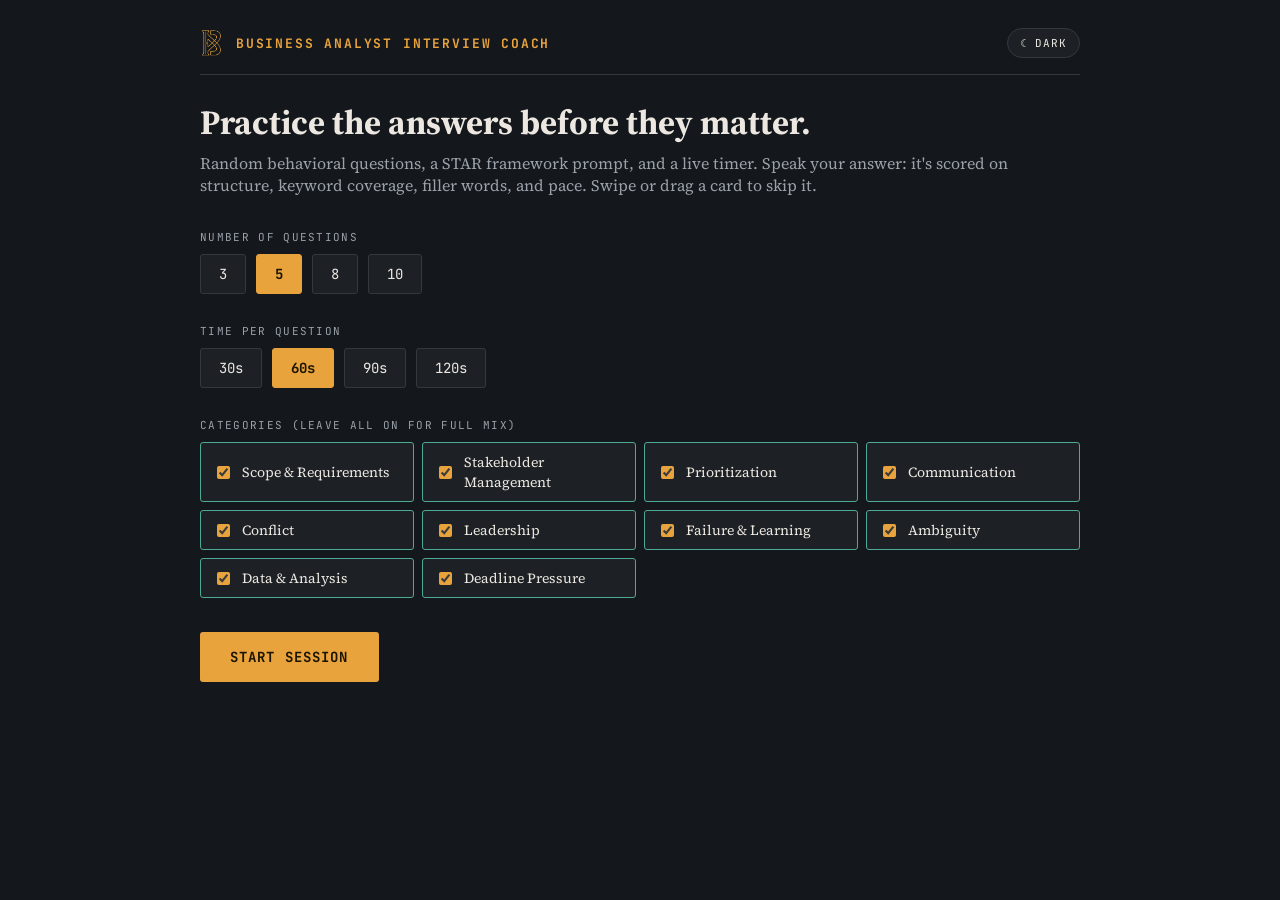
<file: business_analyst_interview_coach/index.html>
<!DOCTYPE html>
<html lang="en" data-theme="dark">
<head>
<meta charset="UTF-8">
<meta name="viewport" content="width=device-width, initial-scale=1.0">
<title>Business Analyst Interview Coach</title>
<link rel="preconnect" href="https://fonts.googleapis.com">
<link href="https://fonts.googleapis.com/css2?family=JetBrains+Mono:wght@400;500;700&family=Source+Serif+4:opsz,wght@8..60,400;8..60,600;8..60,700&display=swap" rel="stylesheet">
<style>
:root{
  --bg:#14171b;
  --panel:#1d2126;
  --panel-2:#262b32;
  --border:#33393f;
  --text:#ece8e1;
  --text-dim:#9aa1a9;
  --amber:#e8a33d;
  --amber-dim:#8a6528;
  --teal:#4fa997;
  --red:#d64545;
  --shadow:rgba(0,0,0,.45);
  --mono:'JetBrains Mono',monospace;
  --serif:'Source Serif 4',serif;
  --logo-svg:url('[data-uri]');
}
html[data-theme="light"]{
  --bg:#f5f3ee;
  --panel:#ffffff;
  --panel-2:#eeece4;
  --border:#dcd8ce;
  --text:#1c1f23;
  --text-dim:#6b7280;
  --amber:#c9821f;
  --amber-dim:#e4b672;
  --teal:#2f7c6e;
  --red:#b23a3a;
  --shadow:rgba(30,25,15,.12);
}
*{box-sizing:border-box;}
html,body{margin:0;padding:0;background:var(--bg);color:var(--text);font-family:var(--serif);transition:background .2s,color .2s;}
body{min-height:100vh;}
.app{max-width:920px;margin:0 auto;padding:28px 20px 80px;}

/* top bar */
.topbar{display:flex;align-items:center;justify-content:space-between;border-bottom:1px solid var(--border);padding-bottom:16px;margin-bottom:28px;gap:14px;}
.logo{font-family:var(--mono);font-weight:700;letter-spacing:.14em;font-size:13px;color:var(--amber);text-transform:uppercase;display:flex;align-items:center;gap:10px;}
.logo span{color:var(--text-dim);}
.logo-mark{width:26px;height:30px;flex:0 0 auto;background-color:var(--amber);-webkit-mask-image:var(--logo-svg);mask-image:var(--logo-svg);-webkit-mask-size:contain;mask-size:contain;-webkit-mask-repeat:no-repeat;mask-repeat:no-repeat;-webkit-mask-position:center;mask-position:center;}
.topbar-right{display:flex;align-items:center;gap:16px;}
.progress-dots{display:flex;gap:6px;}
.dot{width:7px;height:7px;border-radius:50%;background:var(--panel-2);border:1px solid var(--border);}
.dot.done{background:var(--teal);border-color:var(--teal);}
.dot.current{background:var(--amber);border-color:var(--amber);}
.theme-toggle{font-family:var(--mono);font-size:11px;letter-spacing:.08em;text-transform:uppercase;background:var(--panel);border:1px solid var(--border);color:var(--text);padding:7px 12px;border-radius:20px;cursor:pointer;display:flex;align-items:center;gap:6px;}
.theme-toggle:hover{border-color:var(--amber-dim);}

/* screens */
.screen{display:none;}
.screen.active{display:block;}

/* setup */
h1{font-family:var(--serif);font-weight:700;font-size:34px;line-height:1.15;margin:0 0 10px;}
.sub{color:var(--text-dim);font-size:16px;margin:0 0 34px;max-width:156ch;}
.field-label{font-family:var(--mono);font-size:11px;letter-spacing:.12em;text-transform:uppercase;color:var(--text-dim);margin:0 0 10px;}
.pill-row{display:flex;flex-wrap:wrap;gap:10px;margin-bottom:30px;}
.pill{font-family:var(--mono);font-size:14px;padding:10px 18px;border-radius:3px;border:1px solid var(--border);background:var(--panel);color:var(--text);cursor:pointer;transition:.15s;}
.pill:hover{border-color:var(--amber-dim);}
.pill.active{background:var(--amber);color:#1a1400;border-color:var(--amber);font-weight:700;}
.cat-grid{display:grid;grid-template-columns:repeat(auto-fill,minmax(200px,1fr));gap:8px;margin-bottom:34px;}
.cat-check{display:flex;align-items:center;gap:9px;font-size:14px;padding:9px 12px;border:1px solid var(--border);border-radius:3px;background:var(--panel);cursor:pointer;}
.cat-check input{accent-color:var(--amber);}
.cat-check.on{border-color:var(--teal);}
.start-btn{font-family:var(--mono);font-weight:700;letter-spacing:.08em;text-transform:uppercase;font-size:14px;background:var(--amber);color:#1a1400;border:none;padding:16px 30px;border-radius:3px;cursor:pointer;}
.start-btn:disabled{opacity:.35;cursor:not-allowed;}
.start-btn:hover:not(:disabled){background:#f2b358;}
.warn{font-family:var(--mono);font-size:12px;color:var(--red);margin-top:14px;max-width:52ch;}

/* card stack (tinder-style) */
.card-stack{position:relative;min-height:560px;}
.q-card{background:var(--panel);border:1px solid var(--border);border-radius:10px;box-shadow:0 14px 34px var(--shadow);}
.q-card.peek{position:absolute;inset:0;transform:scale(.95) translateY(16px);opacity:.5;z-index:1;pointer-events:none;padding:34px 30px;}
.q-card.current{position:relative;z-index:2;padding:0;user-select:none;}
.q-card.current.dragging{transition:none;}
.q-card.current.animate{transition:transform .32s cubic-bezier(.2,.7,.3,1),opacity .32s;}
.q-card.current.enter{animation:cardEnter .28s ease-out;}
@keyframes cardEnter{from{opacity:0;transform:translateY(14px) scale(.97);}to{opacity:1;transform:none;}}
.drag-handle{font-family:var(--mono);font-size:10px;letter-spacing:.14em;text-transform:uppercase;color:var(--text-dim);text-align:center;padding:10px 0 4px;cursor:grab;touch-action:none;}
.drag-handle:active{cursor:grabbing;}
.card-inner{padding:8px 30px 26px;}
.peek .cat-tag{opacity:.8;}
.peek .question-text{font-size:20px;margin:0;}

.cat-tag{font-family:var(--mono);font-size:11px;letter-spacing:.12em;text-transform:uppercase;color:var(--teal);margin-bottom:14px;}
.question-text{font-family:var(--serif);font-size:26px;line-height:1.35;font-weight:600;margin:0 0 26px;}
.timer-wrap{display:flex;align-items:center;gap:26px;margin-bottom:22px;}
.ring-box{position:relative;width:96px;height:96px;flex:0 0 auto;}
.ring-box svg{transform:rotate(-90deg);}
.ring-bg{fill:none;stroke:var(--panel-2);stroke-width:6;}
.ring-fg{fill:none;stroke:var(--amber);stroke-width:6;stroke-linecap:round;transition:stroke-dashoffset .3s linear;}
.ring-time{position:absolute;inset:0;display:flex;align-items:center;justify-content:center;font-family:var(--mono);font-size:19px;font-weight:700;}
.mic-status{display:flex;flex-direction:column;gap:8px;flex:1;}
.rec-row{display:flex;align-items:center;gap:9px;font-family:var(--mono);font-size:12px;letter-spacing:.08em;text-transform:uppercase;color:var(--text-dim);}
.rec-dot{width:9px;height:9px;border-radius:50%;background:var(--border);}
.rec-dot.live{background:var(--red);animation:pulse 1.1s infinite;}
@keyframes pulse{0%,100%{opacity:1;}50%{opacity:.3;}}
.vu{display:flex;align-items:flex-end;gap:3px;height:34px;}
.vu-bar{width:5px;background:var(--teal);border-radius:1px;height:3px;transition:height .07s ease-out;}

.transcript-box{width:100%;background:var(--bg);border:1px solid var(--border);border-radius:4px;padding:16px 18px;min-height:90px;font-size:15px;line-height:1.6;color:var(--text-dim);margin-bottom:8px;font-family:var(--serif);resize:vertical;}
.transcript-box.editable{color:var(--text);border-color:var(--amber-dim);background:var(--panel);}
.transcript-box:focus{outline:none;border-color:var(--amber);}
.transcript-hint{font-family:var(--mono);font-size:11px;color:var(--text-dim);margin:0 0 16px;display:none;}
.transcript-hint.show{display:block;}
.controls-row{display:flex;gap:12px;flex-wrap:wrap;}
.btn{font-family:var(--mono);font-weight:700;letter-spacing:.06em;text-transform:uppercase;font-size:13px;padding:13px 22px;border-radius:3px;cursor:pointer;border:1px solid var(--border);background:var(--panel-2);color:var(--text);}
.btn.primary{background:var(--amber);color:#1a1400;border-color:var(--amber);}
.btn.stop{background:var(--red);color:#fff;border-color:var(--red);}
.btn:disabled{opacity:.35;cursor:not-allowed;}

.star-strip{display:flex;gap:1px;margin-top:26px;border:1px solid var(--border);border-radius:4px;overflow:hidden;}
.star-cell{flex:1;padding:10px 8px;background:var(--panel-2);text-align:center;}
.star-cell .letter{font-family:var(--mono);font-weight:700;font-size:13px;color:var(--amber);}
.star-cell .word{font-size:11px;color:var(--text-dim);display:block;margin-top:2px;}

/* results per-question + summary */
.result-card{background:var(--panel);border:1px solid var(--border);border-radius:6px;padding:24px 26px;margin-bottom:16px;}
.result-card h3{margin:0 0 4px;font-size:18px;font-family:var(--serif);}
.result-card .cat-tag{margin-bottom:0;}
.result-head{display:flex;justify-content:space-between;align-items:flex-start;gap:14px;flex-wrap:wrap;}
.metric-row{display:flex;flex-wrap:wrap;gap:22px;margin:16px 0;}
.metric{font-family:var(--mono);}
.metric .num{font-size:22px;font-weight:700;}
.metric .lbl{font-size:10px;letter-spacing:.1em;text-transform:uppercase;color:var(--text-dim);display:block;margin-top:2px;}
.metric.good .num{color:var(--teal);}
.metric.bad .num{color:var(--red);}
.metric.mid .num{color:var(--amber);}
.star-check-row{display:flex;gap:8px;flex-wrap:wrap;margin:14px 0;}
.star-chip{font-family:var(--mono);font-size:11px;padding:5px 10px;border-radius:20px;border:1px solid var(--border);}
.star-chip.hit{border-color:var(--teal);color:var(--teal);}
.star-chip.miss{border-color:var(--red);color:var(--red);}
.kw-line{font-size:13px;color:var(--text-dim);margin-top:10px;}
.kw-line b{color:var(--text);}
.kw-hit{color:var(--teal);}
.transcript-final{font-size:14px;color:var(--text-dim);border-top:1px solid var(--border);margin-top:16px;padding-top:14px;line-height:1.6;}
.redo-chip{font-family:var(--mono);font-size:11px;letter-spacing:.06em;text-transform:uppercase;padding:8px 14px;border-radius:3px;border:1px solid var(--border);background:var(--panel-2);color:var(--text);cursor:pointer;white-space:nowrap;}
.redo-chip:hover{border-color:var(--amber);color:var(--amber);}

.summary-head{margin-bottom:22px;}
.summary-metrics{display:grid;grid-template-columns:repeat(auto-fit,minmax(150px,1fr));gap:14px;margin-bottom:34px;}
.summary-metrics .box{background:var(--panel);border:1px solid var(--border);border-radius:6px;padding:18px;text-align:center;}
.summary-metrics .box .num{font-family:var(--mono);font-size:28px;font-weight:700;color:var(--amber);}
.summary-metrics .box .lbl{font-family:var(--mono);font-size:10px;letter-spacing:.1em;text-transform:uppercase;color:var(--text-dim);margin-top:6px;}
.restart-btn{margin-top:10px;}

@media(max-width:560px){
  h1{font-size:27px;}
  .question-text{font-size:21px;}
  .timer-wrap{flex-direction:column;align-items:flex-start;}
  .card-stack{min-height:640px;}
}
</style>
</head>
<body>
<div class="app">

  <div class="topbar">
    <div class="logo"><span class="logo-mark"></span>Business Analyst Interview Coach</div>
    <div class="topbar-right">
      <div class="progress-dots" id="progressDots"></div>
      <button class="theme-toggle" id="themeToggle">☾ Dark</button>
    </div>
  </div>

  <!-- SETUP -->
  <div class="screen active" id="screen-setup">
    <h1>Practice the answers before they matter.</h1>
    <p class="sub">Random behavioral questions, a STAR framework prompt, and a live timer. Speak your answer: it's scored on structure, keyword coverage, filler words, and pace. Swipe or drag a card to skip it.</p>

    <div class="field-label">Number of questions</div>
    <div class="pill-row" id="countRow">
      <button class="pill" data-count="3">3</button>
      <button class="pill active" data-count="5">5</button>
      <button class="pill" data-count="8">8</button>
      <button class="pill" data-count="10">10</button>
    </div>

    <div class="field-label">Time per question</div>
    <div class="pill-row" id="timeRow">
      <button class="pill" data-time="30">30s</button>
      <button class="pill active" data-time="60">60s</button>
      <button class="pill" data-time="90">90s</button>
      <button class="pill" data-time="120">120s</button>
    </div>

    <div class="field-label">Categories (leave all on for full mix)</div>
    <div class="cat-grid" id="catGrid"></div>

    <button class="start-btn" id="startBtn">Start session</button>
    <div class="warn" id="micWarn" style="display:none;"></div>
  </div>

  <!-- PRACTICE -->
  <div class="screen" id="screen-practice">
    <div class="card-stack" id="cardStack">
      <div class="q-card peek" id="peekCard">
        <div class="cat-tag" id="peekCat">CATEGORY</div>
        <div class="question-text" id="peekQuestion">Next question</div>
      </div>
      <div class="q-card current" id="currentCard">
        <div class="drag-handle" id="dragHandle">⠿⠿⠿ drag card to skip</div>
        <div class="card-inner">
          <div class="cat-tag" id="pCat">CATEGORY</div>
          <div class="question-text" id="pQuestion">Question text</div>

          <div class="timer-wrap">
            <div class="ring-box">
              <svg width="96" height="96" viewBox="0 0 96 96">
                <circle class="ring-bg" cx="48" cy="48" r="42"></circle>
                <circle class="ring-fg" id="ringFg" cx="48" cy="48" r="42" stroke-dasharray="264" stroke-dashoffset="0"></circle>
              </svg>
              <div class="ring-time" id="ringTime">60</div>
            </div>
            <div class="mic-status">
              <div class="rec-row"><span class="rec-dot" id="recDot"></span><span id="recLabel">Not recording</span></div>
              <div class="vu" id="vuMeter"></div>
            </div>
          </div>

          <textarea class="transcript-box" id="transcriptBox" readonly>Press "Start answer" and speak. Your words appear here as you talk.</textarea>
          <div class="transcript-hint" id="transcriptHint">Speech-to-text isn't perfect. Fix any misheard words above, then confirm.</div>

          <div class="controls-row">
            <button class="btn primary" id="recordBtn">Start answer</button>
            <button class="btn stop" id="submitBtn" disabled>Submit &amp; next</button>
            <button class="btn" id="redoBtn">Redo</button>
            <button class="btn" id="skipBtn">Skip question</button>
          </div>

          <div class="star-strip">
            <div class="star-cell"><span class="letter">S</span><span class="word">Situation</span></div>
            <div class="star-cell"><span class="letter">T</span><span class="word">Task</span></div>
            <div class="star-cell"><span class="letter">A</span><span class="word">Action</span></div>
            <div class="star-cell"><span class="letter">R</span><span class="word">Result</span></div>
          </div>
        </div>
      </div>
    </div>
  </div>

  <!-- SUMMARY -->
  <div class="screen" id="screen-summary">
    <div class="summary-head">
      <h1>Session results</h1>
      <p class="sub">Rule-based scoring: checks structure and coverage, not truth or quality. Use it to catch missing Result statements, filler words, and weak keyword coverage, not as a verdict on how good the story actually is.</p>
    </div>
    <div class="summary-metrics" id="summaryMetrics"></div>
    <div id="resultsList"></div>
    <button class="btn primary restart-btn" id="restartBtn">New session</button>
  </div>

</div>

<script>
/* ---------------- Question bank ---------------- */
const QUESTIONS = [
  {cat:"Scope & Requirements", q:"Tell me about a time you had to deal with scope creep on a project.",
   kw:["stakeholder","scope","baseline","change request","prioritize","timeline","document","impact","change control","re-negotiate","budget","approval"]},
  {cat:"Scope & Requirements", q:"Describe a situation where the requirements you gathered turned out to be incomplete or wrong.",
   kw:["requirements","gap","clarify","assumption","rework","validate","sign-off","interview","traceability","review","root cause","revise"]},
  {cat:"Scope & Requirements", q:"Walk me through how you elicited requirements from a stakeholder who wasn't sure what they wanted.",
   kw:["workshop","elicitation","questions","user story","prototype","clarify","business need","use case","discovery","facilitate","open-ended","probing"]},
  {cat:"Scope & Requirements", q:"Tell me about a time a client changed their mind late in a project.",
   kw:["change request","impact analysis","timeline","cost","renegotiate","stakeholder","scope","trade-off","flexibility","re-plan","expectations","risk"]},

  {cat:"Stakeholder Management", q:"Tell me about a time you had to manage a difficult stakeholder.",
   kw:["listen","expectations","align","communicate","escalate","trust","compromise","relationship","empathy","boundaries","de-escalate","follow up"]},
  {cat:"Stakeholder Management", q:"Describe a time you had to influence someone without formal authority over them.",
   kw:["influence","build trust","data","align interests","relationship","persuade","credibility","common ground","evidence","buy-in","rapport","reciprocity"]},
  {cat:"Stakeholder Management", q:"Tell me about a time two stakeholders wanted conflicting things from the same project.",
   kw:["conflict","trade-off","facilitate","align","compromise","priorities","decision maker","neutral","escalate","workshop","consensus","governance"]},
  {cat:"Stakeholder Management", q:"Give an example of managing expectations when a stakeholder wanted something unrealistic.",
   kw:["expectations","realistic","transparent","alternative","timeline","trade-off","honest","feasibility","options","re-scope","constraints","clarify"]},

  {cat:"Prioritization", q:"Tell me about a time you had to prioritize competing deadlines.",
   kw:["priority","impact","urgency","stakeholder","framework","trade-off","deadline","MoSCoW","risk","value","effort","sequence"]},
  {cat:"Prioritization", q:"Describe how you decided what to cut when a project had too much scope for the timeline.",
   kw:["must-have","nice-to-have","priority","impact","trade-off","stakeholder","MVP","cut","value","phase","backlog","criteria"]},
  {cat:"Prioritization", q:"Tell me about balancing a long list of feature requests with limited development capacity.",
   kw:["backlog","priority","value","effort","stakeholder","roadmap","capacity","trade-off","ROI","criteria","transparency","sequencing"]},

  {cat:"Communication", q:"Tell me about a time you had to explain a technical concept to a non-technical audience.",
   kw:["simplify","analogy","audience","clarity","visual","feedback","plain language","story","diagram","check understanding","jargon","translate"]},
  {cat:"Communication", q:"Describe a time your written documentation prevented a misunderstanding.",
   kw:["document","clarity","sign-off","requirements","review","traceability","reference","version control","precise","approval","standard","template"]},
  {cat:"Communication", q:"Tell me about presenting bad news or a delay to leadership.",
   kw:["transparent","root cause","plan","mitigate","timeline","honest","stakeholder","impact","options","accountability","proactive","recovery plan"]},

  {cat:"Conflict", q:"Tell me about a disagreement you had with a developer or technical lead.",
   kw:["listen","data","common ground","compromise","respect","technical constraint","resolve","perspective","trade-off","collaborate","feasibility","escalate"]},
  {cat:"Conflict", q:"Describe a time you disagreed with your manager's decision.",
   kw:["respectfully","data","alternative","escalate","commit","align","evidence","professional","voice concern","disagree and commit","trust","feedback"]},
  {cat:"Conflict", q:"Tell me about a time you had to mediate between two team members.",
   kw:["mediate","neutral","listen","common ground","facilitate","resolve","perspective","de-escalate","fair","empathy","private conversation","follow up"]},

  {cat:"Leadership", q:"Tell me about a time you led a project without having the title of project manager.",
   kw:["ownership","coordinate","accountability","initiative","organize","stakeholder","delegate","influence","plan","drive","align team","results"]},
  {cat:"Leadership", q:"Describe a time you had to motivate a team that was falling behind schedule.",
   kw:["motivate","transparent","plan","support","accountability","morale","re-plan","recognition","check-in","remove blockers","encourage","realistic"]},
  {cat:"Leadership", q:"Tell me about mentoring a junior analyst or teaching someone a new skill.",
   kw:["mentor","teach","patience","feedback","example","confidence","growth","coach","shadow","hands-on","check-in","encourage"]},

  {cat:"Failure & Learning", q:"Tell me about a project that failed or didn't go as planned. What did you learn?",
   kw:["root cause","lesson learned","accountability","reflect","changed approach","mistake","post-mortem","own it","adjust","transparency","growth","retrospective"]},
  {cat:"Failure & Learning", q:"Describe a mistake you made in a requirements document and how you handled it.",
   kw:["mistake","own it","correct","root cause","process improvement","review","transparent","notify","fix","checklist","quality check","lesson"]},
  {cat:"Failure & Learning", q:"Tell me about a time you received tough feedback on your work.",
   kw:["feedback","open","reflect","improve","action plan","growth","accept","non-defensive","gratitude","change","listen","follow through"]},

  {cat:"Ambiguity", q:"Tell me about a time you had to work with unclear or ambiguous requirements.",
   kw:["clarify","assumption","validate","iterate","stakeholder","best judgment","document","proactive","questions","draft","confirm","risk"]},
  {cat:"Ambiguity", q:"Describe a project where the business goal kept shifting.",
   kw:["adapt","re-align","clarify","stakeholder","iterate","priority","flexible","re-scope","check-in","pivot","resilience","communicate"]},

  {cat:"Data & Analysis", q:"Tell me about a time your data analysis changed a business decision.",
   kw:["data","insight","analysis","recommendation","impact","evidence","dashboard","metric","trend","hypothesis","validate","present findings"]},
  {cat:"Data & Analysis", q:"Describe a time you found an error in a report or dataset before it caused a problem.",
   kw:["validate","error","root cause","quality check","catch","correct","review","audit","anomaly","reconcile","flag","verify"]},

  {cat:"Deadline Pressure", q:"Tell me about a time you had to deliver under a tight deadline.",
   kw:["prioritize","plan","focus","communicate","trade-off","deliver","pressure","time-box","triage","overtime","realistic","escalate"]},
  {cat:"Deadline Pressure", q:"Describe a time multiple urgent requests landed on you at once.",
   kw:["triage","priority","communicate","delegate","timeline","stakeholder","manage","sequence","transparency","capacity","negotiate","calm"]}
];

const FILLERS = ["um","uh","umm","uhh","like","basically","actually","literally","sort of","kind of","you know","i mean","so yeah","kinda","sorta"];

const STAR_PATTERNS = {
  S: /\b(when|while|during|at (my|the|a)|situation|context|background|project was|working (on|at)|there was a)\b/i,
  T: /\b(my (task|role|responsibility|job)|i was responsible|goal was|needed to|had to|objective was)\b/i,
  A: /\b(i (decided|did|created|built|led|organized|implemented|analyzed|reached out|scheduled|prioritized|communicated|proposed|negotiated|reviewed|coordinated|documented|escalated))\b/i,
  R: /\b(as a result|resulted in|led to|ended up|ultimately|we (achieved|delivered|reduced|increased|saved|improved)|%|percent|\$|on time|under budget)\b/i
};

/* ---------------- State ---------------- */
let config = {count:5, time:60, categories:new Set(QUESTIONS.map(q=>q.cat))};
let sessionQuestions = [];
let currentIndex = 0;
let results = [];
let isRedoFromSummary = false;
let timerInterval = null;
let timeLeft = 60;
let recognition = null;
let finalTranscript = "";
let interimTranscript = "";
let audioCtx=null, analyser=null, vuRaf=null, micStream=null;

/* ---------------- Theme ---------------- */
const themeToggle = document.getElementById('themeToggle');
themeToggle.addEventListener('click', ()=>{
  const html = document.documentElement;
  const next = html.getAttribute('data-theme')==='dark' ? 'light' : 'dark';
  html.setAttribute('data-theme', next);
  themeToggle.textContent = next==='dark' ? '☾ Dark' : '☀ Light';
});

/* ---------------- Setup screen ---------------- */
const catGrid = document.getElementById('catGrid');
[...new Set(QUESTIONS.map(q=>q.cat))].forEach(cat=>{
  const label = document.createElement('label');
  label.className = 'cat-check on';
  label.innerHTML = `<input type="checkbox" checked data-cat="${cat}"> ${cat}`;
  label.querySelector('input').addEventListener('change', e=>{
    if(e.target.checked){ config.categories.add(cat); label.classList.add('on'); }
    else{ config.categories.delete(cat); label.classList.remove('on'); }
  });
  catGrid.appendChild(label);
});

document.getElementById('countRow').addEventListener('click', e=>{
  if(e.target.dataset.count){
    [...e.currentTarget.children].forEach(b=>b.classList.remove('active'));
    e.target.classList.add('active');
    config.count = parseInt(e.target.dataset.count);
  }
});
document.getElementById('timeRow').addEventListener('click', e=>{
  if(e.target.dataset.time){
    [...e.currentTarget.children].forEach(b=>b.classList.remove('active'));
    e.target.classList.add('active');
    config.time = parseInt(e.target.dataset.time);
  }
});

const SpeechRec = window.SpeechRecognition || window.webkitSpeechRecognition;
if(!SpeechRec){
  const w = document.getElementById('micWarn');
  w.style.display='block';
  w.textContent = "Speech recognition not supported in this browser. Chrome or Edge desktop recommended: Safari and Firefox support is limited or absent. You can still time yourself, but live transcript and scoring need a supported browser.";
}

document.getElementById('startBtn').addEventListener('click', startSession);

function startSession(){
  const pool = QUESTIONS.filter(q=>config.categories.has(q.cat));
  const shuffled = [...pool].sort(()=>Math.random()-0.5);
  sessionQuestions = shuffled.slice(0, Math.min(config.count, shuffled.length));
  currentIndex = 0;
  results = new Array(sessionQuestions.length);
  buildProgressDots();
  showScreen('practice');
  loadQuestion();
}

function buildProgressDots(){
  const el = document.getElementById('progressDots');
  el.innerHTML = "";
  sessionQuestions.forEach((_,i)=>{
    const d = document.createElement('div');
    d.className = 'dot';
    d.id = 'dot-'+i;
    el.appendChild(d);
  });
}
function updateProgressDots(){
  sessionQuestions.forEach((_,i)=>{
    const d = document.getElementById('dot-'+i);
    d.classList.remove('current','done');
    if(results[i]) d.classList.add('done');
    else if(i === currentIndex) d.classList.add('current');
  });
}

function showScreen(name){
  document.querySelectorAll('.screen').forEach(s=>s.classList.remove('active'));
  document.getElementById('screen-'+name).classList.add('active');
}

/* ---------------- Practice screen / card stack ---------------- */
let phase = 'idle'; // idle -> recording -> reviewing -> idle

function loadQuestion(){
  updateProgressDots();
  const q = sessionQuestions[currentIndex];
  document.getElementById('pCat').textContent = q.cat;
  document.getElementById('pQuestion').textContent = q.q;
  const box = document.getElementById('transcriptBox');
  box.value = 'Press "Start answer" and speak. Your words appear here as you talk.';
  box.readOnly = true;
  box.classList.remove('editable');
  document.getElementById('transcriptHint').classList.remove('show');
  document.getElementById('recordBtn').disabled = false;
  document.getElementById('recordBtn').textContent = "Start answer";
  document.getElementById('submitBtn').disabled = true;
  document.getElementById('submitBtn').textContent = "Submit & next";
  document.getElementById('recLabel').textContent = "Not recording";
  document.getElementById('recDot').classList.remove('live');
  phase = 'idle';
  timeLeft = config.time;
  document.getElementById('ringTime').textContent = timeLeft;
  const circumference = 264;
  const ring = document.getElementById('ringFg');
  ring.style.strokeDasharray = circumference;
  ring.style.strokeDashoffset = 0;
  finalTranscript = "";
  interimTranscript = "";
  buildVuBars();

  const peekCard = document.getElementById('peekCard');
  const next = sessionQuestions[currentIndex+1];
  if(next && !isRedoFromSummary){
    peekCard.style.visibility = 'visible';
    document.getElementById('peekCat').textContent = next.cat;
    document.getElementById('peekQuestion').textContent = next.q;
  } else {
    peekCard.style.visibility = 'hidden';
  }

  const card = document.getElementById('currentCard');
  card.style.transform = '';
  card.style.opacity = 1;
  card.classList.remove('animate');
  card.classList.add('enter');
  setTimeout(()=>card.classList.remove('enter'), 300);
}

function buildVuBars(){
  const vu = document.getElementById('vuMeter');
  vu.innerHTML = "";
  for(let i=0;i<20;i++){
    const b = document.createElement('div');
    b.className = 'vu-bar';
    vu.appendChild(b);
  }
}

document.getElementById('recordBtn').addEventListener('click', beginAnswer);
document.getElementById('submitBtn').addEventListener('click', onSubmitClick);
document.getElementById('redoBtn').addEventListener('click', redoCurrentAttempt);
document.getElementById('skipBtn').addEventListener('click', ()=>{
  stopRecognitionAndAudio();
  clearInterval(timerInterval);
  flyCardOut('left', advance);
});

function redoCurrentAttempt(){
  stopRecognitionAndAudio();
  clearInterval(timerInterval);
  loadQuestion();
}

let timeUsedAtStop = 0;
let recognitionRestarts = 0;
const MAX_RESTARTS = 40; // guards against runaway restart loops on flaky mics

async function beginAnswer(){
  phase = 'recording';
  recognitionRestarts = 0;
  document.getElementById('recordBtn').disabled = true;
  document.getElementById('submitBtn').disabled = false;
  document.getElementById('submitBtn').textContent = "Stop & review";
  document.getElementById('recLabel').textContent = "Recording";
  document.getElementById('recDot').classList.add('live');
  const box = document.getElementById('transcriptBox');
  box.value = "";
  box.readOnly = true;
  box.classList.remove('editable');

  startRecognition();

  try{
    micStream = await navigator.mediaDevices.getUserMedia({audio:true});
    audioCtx = new (window.AudioContext||window.webkitAudioContext)();
    const src = audioCtx.createMediaStreamSource(micStream);
    analyser = audioCtx.createAnalyser();
    analyser.fftSize = 64;
    src.connect(analyser);
    runVu();
  }catch(e){
    document.getElementById('recLabel').textContent = "Recording (mic meter unavailable)";
  }

  timerInterval = setInterval(()=>{
    timeLeft--;
    document.getElementById('ringTime').textContent = timeLeft;
    const circumference = 264;
    const offset = circumference * (1 - timeLeft/config.time);
    document.getElementById('ringFg').style.strokeDashoffset = offset;
    if(timeLeft<=0){
      stopAndReview();
    }
  },1000);
}

function startRecognition(){
  if(!SpeechRec) return;
  recognition = new SpeechRec();
  recognition.continuous = true;
  recognition.interimResults = true;
  recognition.maxAlternatives = 3;
  recognition.lang = 'en-US';
  recognition.onresult = (e)=>{
    let interim = "";
    for(let i=e.resultIndex;i<e.results.length;i++){
      const result = e.results[i];
      if(result.isFinal){
        // pick the highest-confidence alternative instead of always index 0
        let best = result[0];
        for(let a=1;a<result.length;a++){
          if(result[a].confidence > best.confidence) best = result[a];
        }
        finalTranscript += best.transcript + " ";
      } else {
        interim += result[0].transcript;
      }
    }
    interimTranscript = interim;
    renderTranscript();
  };
  recognition.onerror = (e)=>{
    // "no-speech" and similar are routine (pauses, brief silence) — recover via onend restart.
    // "not-allowed" / "aborted" mean stop trying.
    if(e.error === 'not-allowed' || e.error === 'aborted'){
      recognition = null;
    }
  };
  recognition.onend = ()=>{
    if(phase === 'recording' && recognition && recognitionRestarts < MAX_RESTARTS){
      recognitionRestarts++;
      try{ recognition.start(); }catch(err){}
    }
  };
  try{ recognition.start(); }catch(e){}
}

function runVu(){
  const data = new Uint8Array(analyser.frequencyBinCount);
  const bars = document.querySelectorAll('.vu-bar');
  function draw(){
    if(!analyser) return;
    analyser.getByteFrequencyData(data);
    bars.forEach((bar,i)=>{
      const v = data[i % data.length] || 0;
      bar.style.height = Math.max(3, (v/255)*34) + 'px';
    });
    vuRaf = requestAnimationFrame(draw);
  }
  draw();
}

function renderTranscript(){
  const box = document.getElementById('transcriptBox');
  if(phase !== 'recording') return;
  box.value = (finalTranscript + interimTranscript).trim();
  box.scrollTop = box.scrollHeight;
}

function stopRecognitionAndAudio(){
  if(recognition){
    recognition.onend = null;
    try{ recognition.stop(); }catch(e){}
    recognition = null;
  }
  if(vuRaf) cancelAnimationFrame(vuRaf);
  if(audioCtx){ try{ audioCtx.close(); }catch(e){} audioCtx=null; }
  analyser = null;
  if(micStream){ micStream.getTracks().forEach(t=>t.stop()); micStream=null; }
  document.getElementById('recLabel').textContent = "Not recording";
  document.getElementById('recDot').classList.remove('live');
}

function onSubmitClick(){
  if(phase === 'recording') stopAndReview();
  else if(phase === 'reviewing') confirmAndAdvance();
}

function stopAndReview(){
  clearInterval(timerInterval);
  stopRecognitionAndAudio();
  timeUsedAtStop = config.time - Math.max(timeLeft,0);
  phase = 'reviewing';
  const box = document.getElementById('transcriptBox');
  box.value = (finalTranscript + interimTranscript).trim();
  box.readOnly = false;
  box.classList.add('editable');
  box.focus();
  document.getElementById('transcriptHint').classList.add('show');
  document.getElementById('recordBtn').disabled = true;
  document.getElementById('submitBtn').textContent = "Confirm & next";
}

function confirmAndAdvance(){
  const transcript = document.getElementById('transcriptBox').value.trim();
  const scored = scoreAnswer(transcript, sessionQuestions[currentIndex], timeUsedAtStop, config.time);
  results[currentIndex] = scored;
  phase = 'idle';
  flyCardOut('right', advance);
}

function advance(){
  if(isRedoFromSummary){
    isRedoFromSummary = false;
    showSummary();
    return;
  }
  currentIndex++;
  if(currentIndex >= sessionQuestions.length){
    showSummary();
  } else {
    loadQuestion();
    showScreen('practice');
  }
}

/* card fly animation */
function flyCardOut(direction, callback){
  const card = document.getElementById('currentCard');
  card.classList.add('animate');
  const x = direction==='left' ? '-140%' : '140%';
  const r = direction==='left' ? '-18deg' : '18deg';
  card.style.transform = `translateX(${x}) rotate(${r})`;
  card.style.opacity = 0;
  setTimeout(callback, 260);
}

/* drag to skip */
const dragHandle = document.getElementById('dragHandle');
let dragging = false, dragStartX = 0, dragCurrentX = 0;

dragHandle.addEventListener('pointerdown', e=>{
  dragging = true;
  dragStartX = e.clientX;
  dragCurrentX = 0;
  const card = document.getElementById('currentCard');
  card.classList.add('dragging');
  dragHandle.setPointerCapture(e.pointerId);
});
dragHandle.addEventListener('pointermove', e=>{
  if(!dragging) return;
  dragCurrentX = e.clientX - dragStartX;
  const card = document.getElementById('currentCard');
  card.style.transform = `translateX(${dragCurrentX}px) rotate(${dragCurrentX/18}deg)`;
});
dragHandle.addEventListener('pointerup', e=>{
  if(!dragging) return;
  dragging = false;
  const card = document.getElementById('currentCard');
  card.classList.remove('dragging');
  card.classList.add('animate');
  if(Math.abs(dragCurrentX) > 110){
    stopRecognitionAndAudio();
    clearInterval(timerInterval);
    const dir = dragCurrentX < 0 ? 'left' : 'right';
    flyCardOut(dir, advance);
  } else {
    card.style.transform = '';
  }
});

/* ---------------- Scoring ---------------- */
function scoreAnswer(transcript, question, timeUsed, timeLimit){
  const words = transcript.trim().length ? transcript.trim().split(/\s+/) : [];
  const wordCount = words.length;
  const wpm = timeUsed>0 ? Math.round(wordCount / (timeUsed/60)) : 0;

  const lower = transcript.toLowerCase();
  let fillerCount = 0;
  FILLERS.forEach(f=>{
    const re = new RegExp('\\b'+f.replace(/ /g,'\\s+')+'\\b','gi');
    const m = lower.match(re);
    if(m) fillerCount += m.length;
  });

  const star = {
    S: STAR_PATTERNS.S.test(transcript),
    T: STAR_PATTERNS.T.test(transcript),
    A: STAR_PATTERNS.A.test(transcript),
    R: STAR_PATTERNS.R.test(transcript)
  };
  const starHits = Object.values(star).filter(Boolean).length;

  const kwHits = question.kw.filter(k=> lower.includes(k.toLowerCase()));

  return {
    question, transcript, wordCount, wpm, fillerCount, star, starHits,
    kwHits, kwTotal: question.kw.length, timeUsed, timeLimit,
    empty: wordCount===0
  };
}

/* ---------------- Summary ---------------- */
function showSummary(){
  showScreen('summary');
  const scored = results.filter(Boolean);
  const total = scored.length;
  const avgStar = total ? (scored.reduce((s,r)=>s+r.starHits,0) / (total*4) * 100).toFixed(0) : 0;
  const avgKw = total ? (scored.reduce((s,r)=> s + (r.kwHits.length/r.kwTotal), 0) / total * 100).toFixed(0) : 0;
  const totalFillers = scored.reduce((s,r)=>s+r.fillerCount,0);
  const avgWpm = total ? Math.round(scored.reduce((s,r)=>s+r.wpm,0)/total) : 0;

  const metricsEl = document.getElementById('summaryMetrics');
  metricsEl.innerHTML = `
    <div class="box"><div class="num">${avgStar}%</div><div class="lbl">STAR coverage</div></div>
    <div class="box"><div class="num">${avgKw}%</div><div class="lbl">Keyword coverage</div></div>
    <div class="box"><div class="num">${totalFillers}</div><div class="lbl">Filler words total</div></div>
    <div class="box"><div class="num">${avgWpm}</div><div class="lbl">Avg words / min</div></div>
  `;

  const listEl = document.getElementById('resultsList');
  listEl.innerHTML = "";
  results.forEach((r,i)=>{
    if(!r) return;
    const card = document.createElement('div');
    card.className = 'result-card';
    const wpmClass = r.wpm===0 ? 'bad' : (r.wpm>90 && r.wpm<170 ? 'good' : 'mid');
    const fillerClass = r.fillerCount===0 ? 'good' : (r.fillerCount<=3 ? 'mid' : 'bad');
    const starClass = r.starHits===4 ? 'good' : (r.starHits>=2 ? 'mid' : 'bad');
    const kwClass = (r.kwHits.length/r.kwTotal) >= 0.4 ? 'good' : (r.kwHits.length>0 ? 'mid' : 'bad');

    card.innerHTML = `
      <div class="result-head">
        <div>
          <div class="cat-tag">${r.question.cat} — Q${i+1}</div>
          <h3>${r.question.q}</h3>
        </div>
        <button class="redo-chip" data-redo="${i}">Redo this answer</button>
      </div>
      <div class="metric-row">
        <div class="metric ${wpmClass}"><span class="num">${r.wpm}</span><span class="lbl">words/min</span></div>
        <div class="metric ${fillerClass}"><span class="num">${r.fillerCount}</span><span class="lbl">filler words</span></div>
        <div class="metric ${starClass}"><span class="num">${r.starHits}/4</span><span class="lbl">STAR sections hit</span></div>
        <div class="metric ${kwClass}"><span class="num">${r.kwHits.length}/${r.kwTotal}</span><span class="lbl">keywords hit</span></div>
        <div class="metric"><span class="num">${r.wordCount}</span><span class="lbl">words in ${r.timeUsed}s</span></div>
      </div>
      <div class="star-check-row">
        ${['S','T','A','R'].map(l=>`<span class="star-chip ${r.star[l]?'hit':'miss'}">${l} ${r.star[l]?'found':'missing'}</span>`).join('')}
      </div>
      <div class="kw-line"><b>Keywords expected:</b> ${r.question.kw.map(k=> r.kwHits.includes(k) ? `<span class="kw-hit">${k}</span>` : k).join(', ')}</div>
      ${r.empty ? '<div class="kw-line" style="color:var(--red)">No speech captured: check mic permission and try again.</div>' : ''}
      <div class="transcript-final">${r.transcript || '(empty)'}</div>
    `;
    listEl.appendChild(card);
  });

  listEl.querySelectorAll('[data-redo]').forEach(btn=>{
    btn.addEventListener('click', ()=>{
      const idx = parseInt(btn.dataset.redo);
      currentIndex = idx;
      isRedoFromSummary = true;
      showScreen('practice');
      loadQuestion();
    });
  });
}

document.getElementById('restartBtn').addEventListener('click', ()=>{
  showScreen('setup');
});
</script>
</body>
</html>
</file>
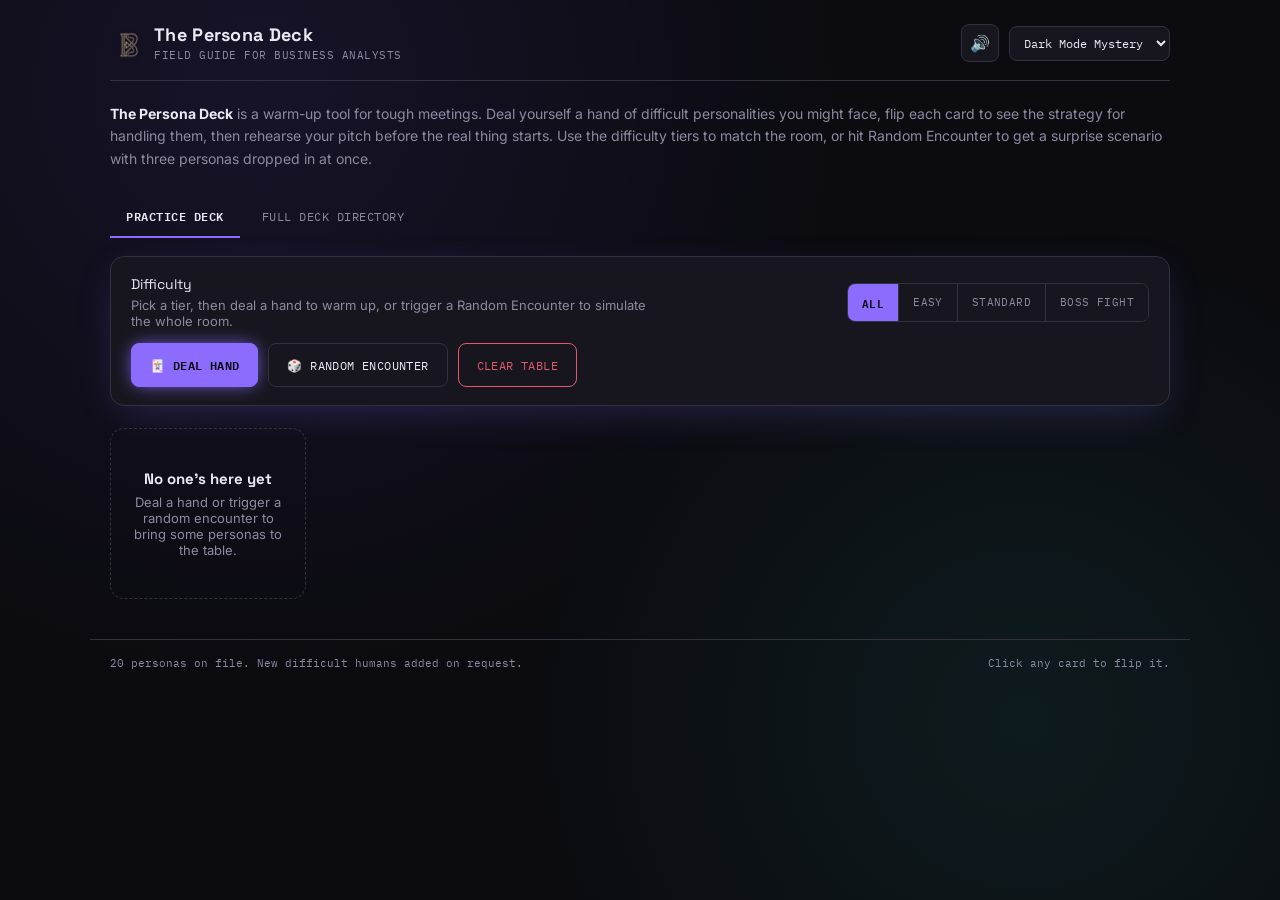
<file: persona_deck/index.html>
<!DOCTYPE html>
<html lang="en" data-theme="dark">
<head>
<meta charset="UTF-8">
<meta name="viewport" content="width=device-width, initial-scale=1.0">
<title>The Persona Deck - Meeting Prep for Business Analysts</title>
<style>
@import url('https://fonts.googleapis.com/css2?family=Space+Grotesk:wght@500;700&family=IBM+Plex+Mono:wght@400;500;600&family=Inter:wght@400;500;600&family=Press+Start+2P&display=swap');

:root{
  --radius: 16px;
  --font-display: 'Space Grotesk', sans-serif;
  --font-mono: 'IBM Plex Mono', monospace;
  --font-body: 'Inter', sans-serif;
}

/* ---------- CORPORATE GREY (default) ---------- */
html[data-theme="corporate"]{
  --bg: #E7E4DC;
  --bg-image: none;
  --surface: #FDFCFA;
  --surface-2: #F1EEE6;
  --ink: #24272B;
  --muted: #6B6F76;
  --border: #C9C4B6;
  --accent: #A9803F;
  --accent-ink: #FDFCFA;
  --slate: #3D4451;
  --easy: #4C7A5A;
  --medium: #A9803F;
  --boss: #9C3B3B;
  --shadow: 0 10px 30px -12px rgba(36,39,43,.35);
  --card-radius: 14px;
  --btn-radius: 8px;
  --font-title: var(--font-display);
  --font-label: var(--font-mono);
}

/* ---------- RETRO 90s DESKTOP ---------- */
html[data-theme="retro"]{
  --bg: #018281;
  --bg-image: repeating-linear-gradient(45deg, rgba(255,255,255,.03) 0 2px, transparent 2px 4px);
  --surface: #C3C3C3;
  --surface-2: #DEDEDE;
  --ink: #000000;
  --muted: #3a3a3a;
  --border: #000000;
  --accent: #800080;
  --accent-ink: #FFFF00;
  --slate: #000080;
  --easy: #008000;
  --medium: #808000;
  --boss: #800000;
  --shadow: none;
  --card-radius: 0px;
  --btn-radius: 0px;
  --font-title: 'Press Start 2P', var(--font-mono);
  --font-label: var(--font-mono);
}

/* ---------- DARK MODE MYSTERY ---------- */
html[data-theme="dark"]{
  --bg: #0B0B10;
  --bg-image: radial-gradient(circle at 20% 10%, rgba(124,92,255,.10), transparent 45%), radial-gradient(circle at 80% 80%, rgba(47,217,196,.08), transparent 40%);
  --surface: #17161E;
  --surface-2: #1E1D28;
  --ink: #ECE9F5;
  --muted: #8D8AA0;
  --border: #33313F;
  --accent: #8C6BFF;
  --accent-ink: #0B0B10;
  --slate: #2FD9C4;
  --easy: #4FBE85;
  --medium: #E0B84B;
  --boss: #E0596B;
  --shadow: 0 12px 40px -10px rgba(140,107,255,.25);
  --card-radius: 14px;
  --btn-radius: 8px;
  --font-title: var(--font-display);
  --font-label: var(--font-mono);
}

*{box-sizing:border-box;}
html,body{margin:0;padding:0;}
body{
  background-color: var(--bg);
  background-image: var(--bg-image);
  color: var(--ink);
  font-family: var(--font-body);
  min-height:100vh;
  transition: background-color .3s ease, color .3s ease;
  padding-bottom: 60px;
}

.wrap{ max-width: 1100px; margin: 0 auto; padding: 24px 20px 0; }

/* ---------------- HEADER ---------------- */
.topbar{
  display:flex; align-items:center; justify-content:space-between;
  gap: 16px; flex-wrap: wrap;
  padding-bottom: 18px;
  border-bottom: 1px solid var(--border);
  margin-bottom: 22px;
}
.brand{ display:flex; align-items:center; gap:10px; }
.brand img{ width:34px; height:34px; object-fit:contain; display:block; filter: drop-shadow(0 1px 2px rgba(0,0,0,.25)); }
.brand-text h1{
  font-family: var(--font-title);
  font-size: 18px;
  margin:0; line-height:1.2;
  letter-spacing: .3px;
}
.brand-text p{
  margin:2px 0 0; font-family: var(--font-label); font-size: 11px; color: var(--muted);
  letter-spacing: .5px; text-transform: uppercase;
}
html[data-theme="retro"] .brand-text h1{ font-size: 12px; }

.controls-row{ display:flex; align-items:center; gap:10px; flex-wrap:wrap; }

select.theme-select{
  font-family: var(--font-label);
  font-size: 12px;
  background: var(--surface);
  color: var(--ink);
  border: 1px solid var(--border);
  border-radius: var(--btn-radius);
  padding: 8px 10px;
  cursor:pointer;
}

.icon-btn{
  width: 38px; height:38px;
  display:flex; align-items:center; justify-content:center;
  background: var(--surface);
  border: 1px solid var(--border);
  border-radius: var(--btn-radius);
  cursor:pointer; font-size:16px;
  color: var(--ink);
}

/* ---------------- BUTTONS ---------------- */
.btn{
  font-family: var(--font-label);
  font-size: 12px;
  letter-spacing: .4px;
  text-transform: uppercase;
  padding: 11px 18px;
  border-radius: var(--btn-radius);
  border: 1px solid var(--border);
  background: var(--surface);
  color: var(--ink);
  cursor:pointer;
  display:inline-flex; align-items:center; gap:8px;
  transition: transform .12s ease, box-shadow .12s ease;
}
.btn:hover{ transform: translateY(-1px); }
.btn:active{ transform: translateY(0); }
.btn-primary{
  background: var(--accent);
  color: var(--accent-ink);
  border-color: var(--accent);
  font-weight:600;
}
.btn-ghost-danger{ color: var(--boss); border-color: var(--boss); }

/* retro chunky bevel buttons */
html[data-theme="retro"] .btn, html[data-theme="retro"] .icon-btn, html[data-theme="retro"] select.theme-select{
  border-radius: 0;
  border-top: 2px solid #fff;
  border-left: 2px solid #fff;
  border-right: 2px solid #4b4b4b;
  border-bottom: 2px solid #4b4b4b;
  box-shadow: inset 0 0 0 1px #000;
}
html[data-theme="retro"] .btn:active{
  border-top: 2px solid #4b4b4b;
  border-left: 2px solid #4b4b4b;
  border-right: 2px solid #fff;
  border-bottom: 2px solid #fff;
}
html[data-theme="retro"] .btn-primary{ background: var(--accent); color:#fff; }

/* dark mode glow */
html[data-theme="dark"] .btn-primary{ box-shadow: 0 0 18px -3px var(--accent); }
html[data-theme="dark"] .btn:hover{ box-shadow: 0 0 12px -4px var(--accent); }

/* ---------------- TABS ---------------- */
.intro{
  max-width: 1380px;
  margin: 0 0 26px;
  font-size: 14px;
  line-height: 1.6;
  color: var(--muted);
}
.intro strong{ color: var(--ink); }

.tabs{ display:flex; gap:6px; margin-bottom:18px; }
.tab{
  font-family: var(--font-label);
  font-size:12px; text-transform:uppercase; letter-spacing:.5px;
  padding: 10px 16px;
  cursor:pointer;
  color: var(--muted);
  border-bottom: 2px solid transparent;
  background:none; border-top:none; border-left:none; border-right:none;
}
.tab.active{ color: var(--ink); border-bottom: 2px solid var(--accent); font-weight:600; }

/* ---------------- DECK CONTROLS ---------------- */
.panel{
  background: var(--surface);
  border: 1px solid var(--border);
  border-radius: var(--card-radius);
  padding: 18px 20px;
  margin-bottom: 22px;
  box-shadow: var(--shadow);
}
.panel-row{ display:flex; align-items:center; justify-content:space-between; gap:16px; flex-wrap:wrap; }
.panel-title{ font-family: var(--font-title); font-size:14px; margin:0 0 4px; }
.panel-sub{ font-family: var(--font-body); font-size: 13px; color: var(--muted); margin:0; max-width: 520px;}

.segmented{ display:flex; border: 1px solid var(--border); border-radius: var(--btn-radius); overflow:hidden; }
.segmented button{
  font-family: var(--font-label); font-size:11px; text-transform:uppercase; letter-spacing:.4px;
  padding: 9px 14px; background: var(--surface); color: var(--muted); border:none; cursor:pointer;
  border-right: 1px solid var(--border);
}
.segmented button:last-child{ border-right:none; }
.segmented button.active{ background: var(--accent); color: var(--accent-ink); font-weight:600; }

.action-row{ display:flex; gap:10px; flex-wrap:wrap; margin-top:14px; }

/* ---------------- SCENARIO BANNER ---------------- */
.scenario-banner{
  display:none;
  background: var(--surface-2);
  border: 1px dashed var(--boss);
  border-radius: var(--card-radius);
  padding: 14px 18px;
  margin-bottom: 20px;
}
.scenario-banner.show{ display:block; }
.scenario-banner .eyebrow{ font-family: var(--font-label); font-size:11px; letter-spacing:.6px; color: var(--boss); text-transform:uppercase; margin-bottom:4px; }
.scenario-banner h3{ margin:0 0 4px; font-family: var(--font-title); font-size:16px; }
.scenario-banner p{ margin:0; font-size:13px; color: var(--muted); }

/* ---------------- CARD GRID ---------------- */
.grid{
  display:grid;
  grid-template-columns: repeat(auto-fill, minmax(190px, 1fr));
  gap: 20px;
}

.card-slot{ perspective: 1400px; }
.card{
  position:relative;
  width:100%;
  aspect-ratio: 3/4.2;
  transform-style: preserve-3d;
  transition: transform .6s cubic-bezier(.5,.1,.2,1);
  cursor:pointer;
}
.card.flipped{ transform: rotateY(180deg); }

.face{
  position:absolute; inset:0;
  backface-visibility: hidden;
  border-radius: var(--card-radius);
  border: 1px solid var(--border);
  background: var(--surface);
  box-shadow: var(--shadow);
  display:flex; flex-direction:column;
  overflow:hidden;
}
.face-back{ transform: rotateY(180deg); }

.tier-ribbon{
  position:absolute; top:10px; right:-30px;
  transform: rotate(35deg);
  font-family: var(--font-label);
  font-size: 9px; letter-spacing:.6px; text-transform:uppercase;
  padding: 3px 34px;
  color:#fff;
}
.tier-easy{ background: var(--easy); }
.tier-medium{ background: var(--medium); }
.tier-boss{ background: var(--boss); }

.face-front .icon{
  font-size: 44px;
  text-align:center;
  padding: 20px 10px 6px;
}
.face-front h3{
  font-family: var(--font-title);
  font-size: 15px;
  text-align:center;
  margin: 0 10px 10px;
  line-height:1.25;
}
.face-front .tagline{
  font-family: var(--font-body);
  font-style: italic;
  font-size: 12.5px;
  color: var(--muted);
  text-align:center;
  padding: 0 14px;
}
.face-front .desc{
  font-family: var(--font-body);
  font-size: 11.5px;
  line-height: 1.45;
  color: var(--ink);
  opacity: .85;
  text-align:center;
  padding: 8px 14px 0;
  flex-grow:1;
}
.face-front .file-no{
  font-family: var(--font-label);
  font-size: 9px;
  color: var(--muted);
  border-top: 1px solid var(--border);
  padding: 8px 10px;
  display:flex; justify-content:space-between;
}
.threat-bar{ display:flex; gap:2px; }
.threat-dot{ width:5px; height:5px; border-radius:50%; background: var(--border); }
.threat-dot.on{ background: var(--boss); }

.face-back{ padding: 16px 16px 12px; }
.face-back .strat-label{
  font-family: var(--font-label);
  font-size: 10px; letter-spacing:.6px; text-transform:uppercase;
  color: var(--accent);
  margin-bottom: 8px;
}
.face-back h4{ font-family: var(--font-title); font-size: 13px; margin: 0 0 8px; }
.face-back ul{ margin:0; padding-left: 16px; font-size: 12px; line-height:1.5; flex-grow:1; }
.face-back li{ margin-bottom: 6px; }
.face-back .flip-hint{ font-family: var(--font-label); font-size:9px; color: var(--muted); text-align:right; margin-top:auto; }

.face-front .flip-hint{
  font-family: var(--font-label); font-size:9px; color: var(--muted);
  text-align:center; padding-bottom: 8px;
}

/* retro card look: rectangular chunky bevel window */
html[data-theme="retro"] .face{
  border-radius:0;
  border-top: 2px solid #fff;
  border-left: 2px solid #fff;
  border-right: 2px solid #4b4b4b;
  border-bottom: 2px solid #4b4b4b;
  box-shadow: inset 0 0 0 1px #000;
}
html[data-theme="retro"] .tier-ribbon{ font-family: var(--font-label); }

/* dark mode: mugshot / case-file look */
html[data-theme="dark"] .face{ background: linear-gradient(180deg, var(--surface), var(--surface-2)); }
html[data-theme="dark"] .face-front .icon{ filter: drop-shadow(0 0 10px rgba(140,107,255,.35)); }

.empty-state{
  border: 1px dashed var(--border);
  border-radius: var(--card-radius);
  padding: 40px 20px;
  text-align:center;
  color: var(--muted);
  font-size: 13px;
}
.empty-state strong{ display:block; font-family: var(--font-title); font-size:15px; color: var(--ink); margin-bottom:6px; }

footer.foot{
  max-width:1100px; margin: 40px auto 0; padding: 16px 20px;
  font-family: var(--font-label); font-size: 10.5px; color: var(--muted);
  border-top: 1px solid var(--border);
  display:flex; justify-content:space-between; flex-wrap:wrap; gap:8px;
}

@media (max-width: 640px){
  .panel-row{ flex-direction:column; align-items:flex-start; }
  .grid{ grid-template-columns: repeat(auto-fill, minmax(150px,1fr)); }
}

@media (prefers-reduced-motion: reduce){
  .card{ transition: none; }
}
</style>
</head>
<body>

<div class="wrap">
  <div class="topbar">
    <div class="brand">
      <img src="[data-uri]" alt="Logo">
      <div class="brand-text">
        <h1>The Persona Deck</h1>
        <p>Field Guide for Business Analysts</p>
      </div>
    </div>
    <div class="controls-row">
      <button class="icon-btn" id="muteBtn" title="Toggle sound">🔊</button>
      <select class="theme-select" id="themeSelect">
        <option value="corporate">Corporate Grey</option>
        <option value="retro">Retro 90s Desktop</option>
        <option value="dark" selected>Dark Mode Mystery</option>
      </select>
    </div>
  </div>

  <p class="intro"><strong>The Persona Deck</strong> is a warm-up tool for tough meetings. Deal yourself a hand of difficult personalities you might face, flip each card to see the strategy for handling them, then rehearse your pitch before the real thing starts. Use the difficulty tiers to match the room, or hit Random Encounter to get a surprise scenario with three personas dropped in at once.</p>

  <div class="tabs">
    <button class="tab active" data-tab="practice">Practice Deck</button>
    <button class="tab" data-tab="library">Full Deck Directory</button>
  </div>

  <!-- PRACTICE TAB -->
  <div id="tab-practice">
    <div class="panel">
      <div class="panel-row">
        <div>
          <p class="panel-title">Difficulty</p>
          <p class="panel-sub">Pick a tier, then deal a hand to warm up, or trigger a Random Encounter to simulate the whole room.</p>
        </div>
        <div class="segmented" id="tierSelect">
          <button class="active" data-tier="all">All</button>
          <button data-tier="easy">Easy</button>
          <button data-tier="medium">Standard</button>
          <button data-tier="boss">Boss Fight</button>
        </div>
      </div>
      <div class="action-row">
        <button class="btn btn-primary" id="dealBtn">🃏 Deal Hand</button>
        <button class="btn" id="encounterBtn">🎲 Random Encounter</button>
        <button class="btn btn-ghost-danger" id="clearBtn">Clear Table</button>
      </div>
    </div>

    <div class="scenario-banner" id="scenarioBanner">
      <div class="eyebrow">Random Encounter</div>
      <h3 id="scenarioName"></h3>
      <p id="scenarioSub"></p>
    </div>

    <div class="grid" id="practiceGrid"></div>
  </div>

  <!-- LIBRARY TAB -->
  <div id="tab-library" style="display:none;">
    <div class="panel">
      <div class="panel-row">
        <div>
          <p class="panel-title">Browse every persona</p>
          <p class="panel-sub">Flip any card to review its strategy any time, no dealing required.</p>
        </div>
        <div class="segmented" id="tierSelectLib">
          <button class="active" data-tier="all">All</button>
          <button data-tier="easy">Easy</button>
          <button data-tier="medium">Standard</button>
          <button data-tier="boss">Boss Fight</button>
        </div>
      </div>
    </div>
    <div class="grid" id="libraryGrid"></div>
  </div>

</div>

<footer class="foot">
  <span>20 personas on file. New difficult humans added on request.</span>
  <span>Click any card to flip it.</span>
</footer>

<script>
const PERSONAS = [
  // EASY
  {id:'enthusiast', tier:'easy', icon:'🙌', name:'The Enthusiast', tagline:'"This is amazing, when can we start?!"', threat:2, desc:'Genuinely excited about new ideas and quick to say yes, but can overcommit the team before the details are worked out.',
   tips:['Channel the excitement into a small pilot scope so it turns into a real commitment.','Ask them to name one specific success metric out loud.','Use them as your ally to bring the skeptics along later in the meeting.']},
  {id:'notetaker', tier:'easy', icon:'📝', name:'The Note Taker', tagline:'"Sorry, can you repeat that? I want to get this exact."', threat:1, desc:'Quiet and observant, more comfortable capturing detail than speaking up, and often holds the clearest record of what was decided.',
   tips:['Pause after key points so they can finish writing before you move on.','Ask them to read back the decision to confirm the room agrees.','Follow up 1:1 afterward, they often catch detail others miss.']},
  {id:'yesperson', tier:'easy', icon:'👍', name:'The Yes-Person', tagline:'"Sounds good, whatever you think is best."', threat:2, desc:'Agreeable in the room to avoid friction, so their nods do not always mean real buy-in.',
   tips:['Swap open questions for two real options so agreement means something.','Ask for one specific reason behind the yes.','Check in privately, honest pushback is often easier one-on-one.']},
  {id:'newbie', tier:'easy', icon:'🌱', name:'The Newbie', tagline:'"Quick question, what does that acronym mean?"', threat:1, desc:'New to the team or process, still learning the shorthand, and asking the questions everyone else is too embarrassed to raise.',
   tips:['Define terms once at the top so nobody has to ask twice.','Treat their question as a signal the whole room needed clarity.','Thank them publicly, it makes future questions safer to ask.']},

  // MEDIUM
  {id:'blocker', tier:'medium', icon:'🚧', name:'The Blocker', tagline:'"We tried this in 2019 and it failed."', threat:5, desc:'Protective of past effort and wary of repeating old mistakes, so anything new gets measured against what already failed once.',
   tips:['Validate their experience before offering anything new.','Ask for the specific lessons learned from that attempt.','Frame the new idea as an evolution of that work, not a replacement of it.']},
  {id:'devilsadvocate', tier:'medium', icon:'😈', name:"The Devil's Advocate", tagline:'"Just to play devil\'s advocate here..."', threat:5, desc:'Argues the opposite side on principle, not because they disagree, to pressure-test the idea before it goes further.',
   tips:['Welcome the challenge instead of getting defensive.','Ask what evidence would actually change their mind.','Use their objections as a free pre-mortem for real risks.']},
  {id:'rambler', tier:'medium', icon:'🌀', name:'The Rambler', tagline:'"That reminds me of a story from three roles ago..."', threat:4, desc:'Warm and talkative, prone to long tangents and stories that pull the meeting away from the agenda.',
   tips:['Set a visible agenda with time boxes before the meeting starts.','Bridge back gently: "great point, tying that to our decision..."','Keep a visible parking lot for tangents so nothing feels dismissed.']},
  {id:'multitasker', tier:'medium', icon:'📱', name:'The Multitasker', tagline:'Half on the laptop, half in the room.', threat:4, desc:'Present but split between the meeting and their inbox, giving partial attention unless something is aimed directly at them.',
   tips:['Assign them one specific question they must answer out loud.','Call on them directly to keep accountability visible.','Save your densest content for the moments you have their eyes.']},
  {id:'numbersperson', tier:'medium', icon:'📊', name:'The Numbers Person', tagline:'"What\'s the ROI on this?"', threat:5, desc:'Skeptical of anything that cannot be quantified, and most persuaded by a hard figure over a good story.',
   tips:['Bring one hard number and be honest about its range.','Invite them to co-own the business case with you.','Translate value into whatever metric they already track.']},
  {id:'turfprotector', tier:'medium', icon:'🛡️', name:'The Turf Protector', tagline:'"That\'s really more of my team\'s call."', threat:5, desc:'Territorial about their team\'s process or ownership, and quick to push back on anything that feels like an intrusion.',
   tips:['Name their ownership out loud before proposing anything.','Frame the ask as borrowing their expertise, not invading their turf.','Give them a visible, credited role in the rollout.']},
  {id:'historian', tier:'medium', icon:'📜', name:'The Historian', tagline:'"That\'s not how we\'ve always done it."', threat:4, desc:'Anchored to how things have always been done, and slow to trust a process that breaks with precedent.',
   tips:['Ask what the original process was designed to protect.','Show that the new approach protects that same thing.','Position the change as preserving intent, not erasing tradition.']},
  {id:'optimizer', tier:'medium', icon:'🔧', name:'The Optimizer', tagline:'"Have you considered redesigning the whole workflow instead?"', threat:4, desc:'Constantly sees a bigger, better version of the plan, and will happily redesign the whole thing if you let them.',
   tips:['Capture the bigger idea in a parking lot for a future phase.','Thank them for raising the bar, it is usually well-meant.','Refocus the room on the scoped decision needed today.']},

  // BOSS FIGHT
  {id:'silentstakeholder', tier:'boss', icon:'🗿', name:'The Silent Stakeholder', tagline:'Says almost nothing. Decides everything.', threat:9, desc:'Says little in the room but holds real decision-making power, leaving you to read intent from silence and body language.',
   tips:['Ask short, low-effort questions they can answer in one line.','Follow up privately afterward to learn their real read.','Watch body language, it is often the only signal you get in the room.']},
  {id:'csuiteinterrupter', tier:'boss', icon:'⚡', name:'The C-Suite Interrupter', tagline:'Cuts in mid-sentence to redirect everything.', threat:8, desc:'Time-pressed and used to steering conversations, jumping in mid-point to redirect toward what matters to them.',
   tips:['Lead with your conclusion first, so the headline survives an interruption.','Keep a ready line like "one more minute and I will hand it to you."','Let them redirect once, then steer calmly back to the decision needed.']},
  {id:'lastminutepivoter', tier:'boss', icon:'🔄', name:'The Last-Minute Pivoter', tagline:'Changes the ask right before sign-off.', threat:8, desc:'Comfortable changing scope at the eleventh hour, often without realizing how much that unsettles the plan.',
   tips:['Get scope confirmed in writing before the meeting.','Ask directly what changed to prompt the pivot.','Offer a fast-follow session instead of derailing the current one.']},
  {id:'ghost', tier:'boss', icon:'👻', name:'The Ghost', tagline:'Approves by email, vanishes when it is time to commit.', threat:8, desc:'Easy to get approval from over email, then hard to reach when it is time to actually commit or follow through.',
   tips:['Convert every approval into a named next step with a date attached.','Cc a second stakeholder as a backup point of contact.','Treat silence after approval as a flag, not a green light.']},
  {id:'politicaloperator', tier:'boss', icon:'♟️', name:'The Political Operator', tagline:'Has a side conversation you are not part of.', threat:9, desc:'Weighing the room against alliances and consequences you cannot fully see, with an agenda beyond the meeting itself.',
   tips:['Map who they report to before you walk into the room.','Ask what success looks like specifically for their group.','Bring them in privately before the meeting if the stakes are high.']},
  {id:'micromanagerexec', tier:'boss', icon:'🔍', name:'The Micromanager Exec', tagline:'Wants every field and edge case documented.', threat:7, desc:'Detail-obsessed and uneasy approving anything without seeing every edge case spelled out first.',
   tips:['Bring the detail so it is available but not center stage.','Offer a one-page summary with a full appendix behind it.','Ask which section they want to go deep on first.']},
  {id:'budgethawk', tier:'boss', icon:'💰', name:'The Budget Hawk', tagline:'Kills anything without a hard number attached.', threat:8, desc:'Guards the budget closely and treats any request without a clear number attached as dead on arrival.',
   tips:['Bring the cost of inaction alongside the cost of action.','State a range and be upfront about your confidence in it.','Ask what evidence threshold would actually unlock funding.']},
  {id:'technicalskeptic', tier:'boss', icon:'🛠️', name:'The Technical Skeptic', tagline:'"Has anyone actually validated this is feasible?"', threat:7, desc:'Doubts feasibility until proven otherwise, and would rather stress-test the plan now than get blindsided later.',
   tips:['Bring a technical ally into the room ahead of time.','Acknowledge the real constraint before pitching the solution.','Invite them to poke holes early, before deadline pressure does it for you.']},
];

const SCENARIOS = [
  {name:'Requirement Gathering Meeting', sub:'Three stakeholders are in the room. Practice your opening pitch.'},
  {name:'Stakeholder Sign-off Review', sub:'This is the meeting where the project either gets approved or stalls.'},
  {name:'Sprint Retrospective', sub:'The team is looking back. Keep it honest and forward-looking.'},
  {name:'Budget Review Board', sub:'Every ask needs a number behind it today.'},
  {name:'Executive Steering Committee', sub:'Fifteen minutes, three decision-makers, no room for rambling.'},
  {name:'UAT Kickoff', sub:'Set expectations before testing starts, not after it breaks.'},
  {name:'Change Request Review', sub:'Scope is about to move. Get ahead of it.'},
  {name:'Vendor Negotiation', sub:'Represent your org\'s interests while keeping the relationship intact.'},
  {name:'Project Post-Mortem', sub:'What went wrong, and who is willing to say so out loud.'},
  {name:'Roadmap Planning Session', sub:'Everyone wants their priority first. Practice holding the line.'},
];

let soundOn = true;
let audioCtx = null;
function getCtx(){
  if(!audioCtx){ audioCtx = new (window.AudioContext || window.webkitAudioContext)(); }
  return audioCtx;
}
function playDing(){
  if(!soundOn) return;
  const ctx = getCtx();
  const now = ctx.currentTime;
  [880, 1318.5].forEach((freq, i) => {
    const osc = ctx.createOscillator();
    const gain = ctx.createGain();
    osc.type = 'sine';
    osc.frequency.value = freq;
    gain.gain.setValueAtTime(i === 0 ? 0.22 : 0.10, now);
    gain.gain.exponentialRampToValueAtTime(0.001, now + 0.5);
    osc.connect(gain).connect(ctx.destination);
    osc.start(now);
    osc.stop(now + 0.5);
  });
}
function playShuffle(){
  if(!soundOn) return;
  const ctx = getCtx();
  const bursts = 7;
  for(let i=0;i<bursts;i++){
    const start = ctx.currentTime + i * 0.045 + Math.random()*0.01;
    const bufferSize = ctx.sampleRate * 0.04;
    const buffer = ctx.createBuffer(1, bufferSize, ctx.sampleRate);
    const data = buffer.getChannelData(0);
    for(let j=0;j<bufferSize;j++){ data[j] = (Math.random()*2-1) * (1 - j/bufferSize); }
    const src = ctx.createBufferSource();
    src.buffer = buffer;
    const filter = ctx.createBiquadFilter();
    filter.type = 'bandpass';
    filter.frequency.value = 1800 + Math.random()*1200;
    const gain = ctx.createGain();
    gain.gain.setValueAtTime(0.35, start);
    gain.gain.exponentialRampToValueAtTime(0.001, start + 0.04);
    src.connect(filter).connect(gain).connect(ctx.destination);
    src.start(start);
  }
}

function shuffleArray(arr){
  const a = arr.slice();
  for(let i=a.length-1;i>0;i--){
    const j = Math.floor(Math.random()*(i+1));
    [a[i],a[j]] = [a[j],a[i]];
  }
  return a;
}

function threatDots(threat){
  let out = '<div class="threat-bar">';
  for(let i=0;i<10;i++){ out += `<div class="threat-dot ${i<threat?'on':''}"></div>`; }
  out += '</div>';
  return out;
}

function tierLabel(tier){
  return tier === 'easy' ? 'Easy' : tier === 'medium' ? 'Standard' : 'Boss Fight';
}

function cardHTML(p){
  const tipsHTML = p.tips.map(t => `<li>${t}</li>`).join('');
  return `
  <div class="card-slot">
    <div class="card" data-id="${p.id}">
      <div class="face face-front">
        <div class="tier-ribbon tier-${p.tier}">${tierLabel(p.tier)}</div>
        <div class="icon">${p.icon}</div>
        <h3>${p.name}</h3>
        <p class="tagline">${p.tagline}</p>
        <p class="desc">${p.desc}</p>
        <div class="file-no">
          <span>FILE #${p.id.slice(0,3).toUpperCase()}-${String(p.threat).padStart(2,'0')}</span>
          ${threatDots(p.threat)}
        </div>
        <div class="flip-hint">tap to flip</div>
      </div>
      <div class="face face-back">
        <div class="strat-label">Strategy</div>
        <h4>${p.name}</h4>
        <ul>${tipsHTML}</ul>
        <div class="flip-hint">tap to flip back</div>
      </div>
    </div>
  </div>`;
}

function attachFlipHandlers(container){
  container.querySelectorAll('.card').forEach(card => {
    card.addEventListener('click', () => {
      card.classList.toggle('flipped');
      playDing();
    });
  });
}

function renderGrid(container, list){
  if(list.length === 0){
    container.innerHTML = `<div class="empty-state"><strong>No one's here yet</strong>Deal a hand or trigger a random encounter to bring some personas to the table.</div>`;
    return;
  }
  container.innerHTML = list.map(cardHTML).join('');
  attachFlipHandlers(container);
}

// ---------- PRACTICE TAB STATE ----------
let currentTier = 'all';
const practiceGrid = document.getElementById('practiceGrid');
const scenarioBanner = document.getElementById('scenarioBanner');
const scenarioName = document.getElementById('scenarioName');
const scenarioSub = document.getElementById('scenarioSub');

function poolForTier(tier){
  return tier === 'all' ? PERSONAS : PERSONAS.filter(p => p.tier === tier);
}

document.getElementById('tierSelect').addEventListener('click', (e) => {
  const btn = e.target.closest('button');
  if(!btn) return;
  document.querySelectorAll('#tierSelect button').forEach(b => b.classList.remove('active'));
  btn.classList.add('active');
  currentTier = btn.dataset.tier;
});

document.getElementById('dealBtn').addEventListener('click', () => {
  playShuffle();
  scenarioBanner.classList.remove('show');
  const pool = poolForTier(currentTier);
  const handSize = Math.min(4, pool.length);
  const hand = shuffleArray(pool).slice(0, handSize);
  renderGrid(practiceGrid, hand);
});

document.getElementById('encounterBtn').addEventListener('click', () => {
  playShuffle();
  const scenario = SCENARIOS[Math.floor(Math.random()*SCENARIOS.length)];
  scenarioName.textContent = scenario.name;
  scenarioSub.textContent = scenario.sub;
  scenarioBanner.classList.add('show');
  const hand = shuffleArray(PERSONAS).slice(0, 3);
  renderGrid(practiceGrid, hand);
});

document.getElementById('clearBtn').addEventListener('click', () => {
  scenarioBanner.classList.remove('show');
  renderGrid(practiceGrid, []);
});

renderGrid(practiceGrid, []);

// ---------- LIBRARY TAB ----------
let libTier = 'all';
const libraryGrid = document.getElementById('libraryGrid');
function renderLibrary(){
  renderGrid(libraryGrid, poolForTier(libTier));
}
document.getElementById('tierSelectLib').addEventListener('click', (e) => {
  const btn = e.target.closest('button');
  if(!btn) return;
  document.querySelectorAll('#tierSelectLib button').forEach(b => b.classList.remove('active'));
  btn.classList.add('active');
  libTier = btn.dataset.tier;
  renderLibrary();
});
renderLibrary();

// ---------- TABS ----------
document.querySelectorAll('.tab').forEach(tab => {
  tab.addEventListener('click', () => {
    document.querySelectorAll('.tab').forEach(t => t.classList.remove('active'));
    tab.classList.add('active');
    const target = tab.dataset.tab;
    document.getElementById('tab-practice').style.display = target === 'practice' ? 'block' : 'none';
    document.getElementById('tab-library').style.display = target === 'library' ? 'block' : 'none';
  });
});

// ---------- MUTE ----------
const muteBtn = document.getElementById('muteBtn');
muteBtn.addEventListener('click', () => {
  soundOn = !soundOn;
  muteBtn.textContent = soundOn ? '🔊' : '🔇';
});

// ---------- THEME ----------
document.getElementById('themeSelect').addEventListener('change', (e) => {
  document.documentElement.setAttribute('data-theme', e.target.value);
});
</script>
</body>
</html>
</file>
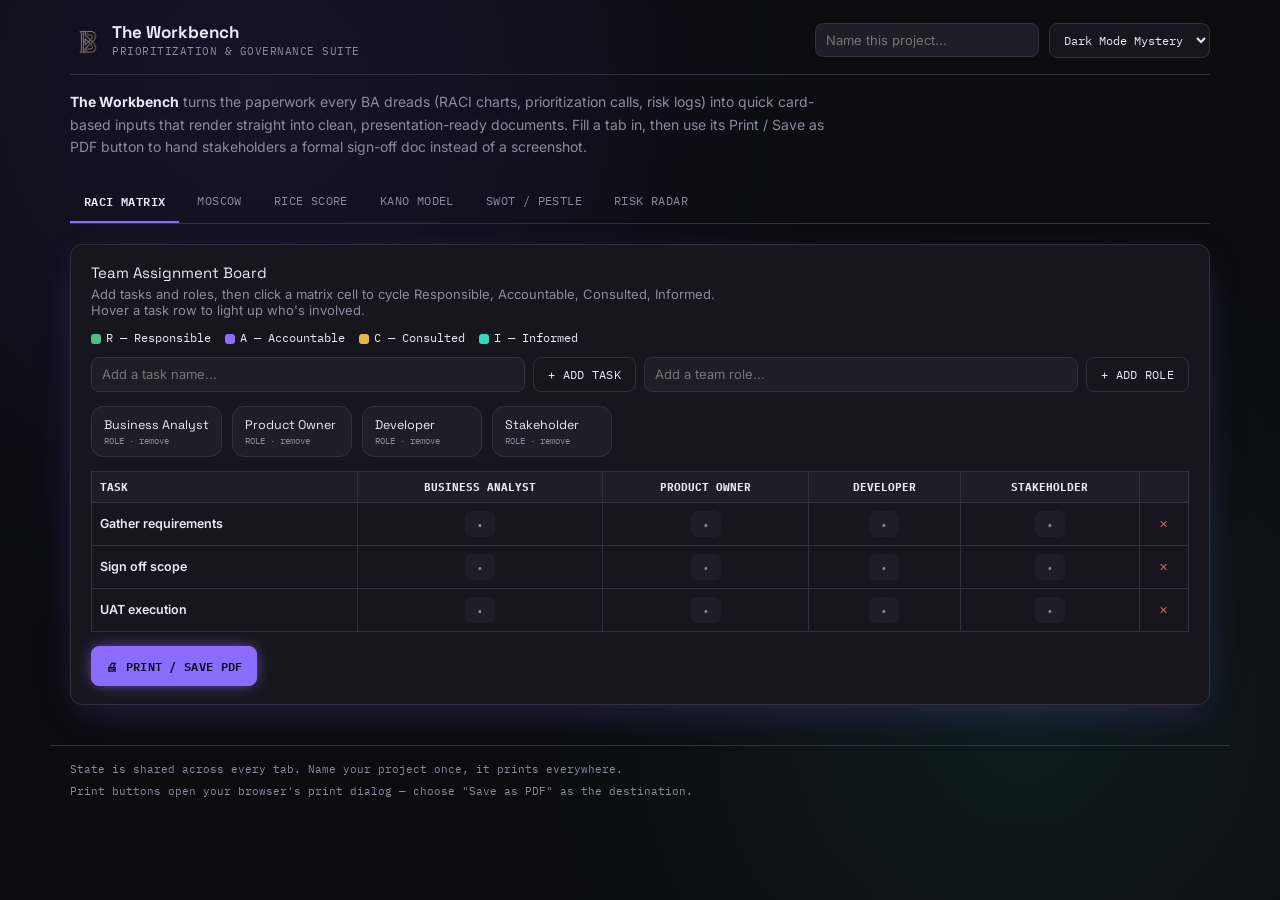
<file: the_workbench/index.html>
<!DOCTYPE html>
<html lang="en" data-theme="dark">
<head>
<meta charset="UTF-8">
<meta name="viewport" content="width=device-width, initial-scale=1.0">
<title>The Workbench — BA Prioritization &amp; Governance Suite</title>
<style>
@import url('https://fonts.googleapis.com/css2?family=Space+Grotesk:wght@500;700&family=IBM+Plex+Mono:wght@400;500;600&family=Inter:wght@400;500;600&family=Press+Start+2P&family=Caveat:wght@600&display=swap');

:root{
  --radius: 14px;
  --font-display: 'Space Grotesk', sans-serif;
  --font-mono: 'IBM Plex Mono', monospace;
  --font-body: 'Inter', sans-serif;
  --font-hand: 'Caveat', cursive;
}

html[data-theme="corporate"]{
  --bg: #E7E4DC; --bg-image: none;
  --surface: #FDFCFA; --surface-2: #F1EEE6;
  --ink: #24272B; --muted: #6B6F76; --border: #C9C4B6;
  --accent: #A9803F; --accent-ink: #FDFCFA; --slate: #3D4451;
  --ok: #4C7A5A; --warn: #A9803F; --bad: #9C3B3B;
  --shadow: 0 10px 30px -12px rgba(36,39,43,.35);
  --card-radius: 12px; --btn-radius: 8px;
  --font-title: var(--font-display); --font-label: var(--font-mono);
}
html[data-theme="retro"]{
  --bg: #018281; --bg-image: repeating-linear-gradient(45deg, rgba(255,255,255,.03) 0 2px, transparent 2px 4px);
  --surface: #C3C3C3; --surface-2: #DEDEDE;
  --ink: #000000; --muted: #3a3a3a; --border: #000000;
  --accent: #800080; --accent-ink: #FFFF00; --slate: #000080;
  --ok: #008000; --warn: #808000; --bad: #800000;
  --shadow: none; --card-radius: 0px; --btn-radius: 0px;
  --font-title: 'Press Start 2P', var(--font-mono); --font-label: var(--font-mono);
}
html[data-theme="dark"]{
  --bg: #0B0B10;
  --bg-image: radial-gradient(circle at 20% 10%, rgba(124,92,255,.10), transparent 45%), radial-gradient(circle at 80% 80%, rgba(47,217,196,.08), transparent 40%);
  --surface: #17161E; --surface-2: #1E1D28;
  --ink: #ECE9F5; --muted: #8D8AA0; --border: #33313F;
  --accent: #8C6BFF; --accent-ink: #0B0B10; --slate: #2FD9C4;
  --ok: #4FBE85; --warn: #E0B84B; --bad: #E0596B;
  --shadow: 0 12px 40px -10px rgba(140,107,255,.25);
  --card-radius: 12px; --btn-radius: 8px;
  --font-title: var(--font-display); --font-label: var(--font-mono);
}

*{box-sizing:border-box;}
html,body{margin:0;padding:0;}
body{
  background-color: var(--bg); background-image: var(--bg-image);
  color: var(--ink); font-family: var(--font-body);
  min-height:100vh; padding-bottom:60px;
}
.wrap{ max-width:1180px; margin:0 auto; padding:22px 20px 0; }

/* ---- header ---- */
.topbar{ display:flex; align-items:center; justify-content:space-between; gap:16px; flex-wrap:wrap;
  padding-bottom:16px; border-bottom:1px solid var(--border); margin-bottom:16px; }
.brand{ display:flex; align-items:center; gap:10px; }
.brand img{ width:32px; height:32px; object-fit:contain; filter: drop-shadow(0 1px 2px rgba(0,0,0,.25)); }
.brand-text h1{ font-family: var(--font-title); font-size:17px; margin:0; line-height:1.2; }
.brand-text p{ margin:2px 0 0; font-family: var(--font-label); font-size:10.5px; color:var(--muted); text-transform:uppercase; letter-spacing:.5px; }
html[data-theme="retro"] .brand-text h1{ font-size:11px; }

.controls-row{ display:flex; align-items:center; gap:10px; flex-wrap:wrap; }
select.theme-select{ font-family: var(--font-label); font-size:12px; background:var(--surface); color:var(--ink);
  border:1px solid var(--border); border-radius:var(--btn-radius); padding:8px 10px; cursor:pointer; }
.project-input{
  font-family: var(--font-title); font-size:14px; background:var(--surface); color:var(--ink);
  border:1px solid var(--border); border-radius:var(--btn-radius); padding:9px 12px; min-width:220px;
}

.intro{ max-width:760px; margin:0 0 22px; font-size:14px; line-height:1.6; color:var(--muted); }
.intro strong{ color:var(--ink); }

/* ---- tabs ---- */
.tabs{ display:flex; gap:4px; margin-bottom:20px; flex-wrap:wrap; border-bottom:1px solid var(--border); }
.tab{ font-family: var(--font-label); font-size:11.5px; text-transform:uppercase; letter-spacing:.4px;
  padding:10px 14px; cursor:pointer; color:var(--muted); border-bottom:2px solid transparent; background:none; border-top:none; border-left:none; border-right:none; }
.tab.active{ color:var(--ink); border-bottom:2px solid var(--accent); font-weight:600; }

.tabpanel{ display:none; }
.tabpanel.active{ display:block; }

/* ---- generic panel/buttons ---- */
.panel{ background:var(--surface); border:1px solid var(--border); border-radius:var(--card-radius); padding:18px 20px; margin-bottom:20px; box-shadow:var(--shadow); }
.panel-title{ font-family: var(--font-title); font-size:15px; margin:0 0 4px; }
.panel-sub{ font-size:13px; color:var(--muted); margin:0 0 12px; max-width:640px; }

.btn{ font-family: var(--font-label); font-size:11.5px; letter-spacing:.3px; text-transform:uppercase;
  padding:9px 14px; border-radius:var(--btn-radius); border:1px solid var(--border); background:var(--surface); color:var(--ink);
  cursor:pointer; display:inline-flex; align-items:center; gap:6px; }
.btn:hover{ transform: translateY(-1px); }
.btn-primary{ background:var(--accent); color:var(--accent-ink); border-color:var(--accent); font-weight:600; }
.btn-sm{ padding:5px 8px; font-size:10px; }
.btn-danger{ color:var(--bad); border-color:var(--bad); }
input[type="text"], input[type="number"]{
  font-family: var(--font-body); font-size:13px; background:var(--surface-2); color:var(--ink);
  border:1px solid var(--border); border-radius:var(--btn-radius); padding:8px 10px;
}
select{ font-family: var(--font-body); font-size:12.5px; background:var(--surface-2); color:var(--ink);
  border:1px solid var(--border); border-radius:var(--btn-radius); padding:6px 8px; }

html[data-theme="retro"] .btn, html[data-theme="retro"] select.theme-select, html[data-theme="retro"] .project-input{
  border-radius:0; border-top:2px solid #fff; border-left:2px solid #fff; border-right:2px solid #4b4b4b; border-bottom:2px solid #4b4b4b;
}
html[data-theme="dark"] .btn-primary{ box-shadow:0 0 16px -4px var(--accent); }

.add-row{ display:flex; gap:8px; flex-wrap:wrap; margin-bottom:14px; }
.add-row input[type="text"]{ flex:1; min-width:180px; }

.empty-state{ border:1px dashed var(--border); border-radius:var(--card-radius); padding:28px 16px; text-align:center; color:var(--muted); font-size:13px; }

/* ================= RACI ================= */
.raci-scroll{ overflow-x:auto; }
table.raci-table{ border-collapse:collapse; width:100%; min-width:560px; }
table.raci-table th, table.raci-table td{ border:1px solid var(--border); padding:8px; text-align:center; font-size:12.5px; }
table.raci-table th{ font-family:var(--font-label); font-size:10.5px; text-transform:uppercase; background:var(--surface-2); }
table.raci-table td.task-cell{ text-align:left; font-family:var(--font-body); font-weight:600; }
.raci-cell{ cursor:pointer; font-family:var(--font-label); font-weight:700; border-radius:6px; width:30px; height:26px; display:inline-flex; align-items:center; justify-content:center; }
.raci-R{ background:var(--ok); color:#fff; } .raci-A{ background:var(--accent); color:var(--accent-ink); }
.raci-C{ background:var(--warn); color:#111; } .raci-I{ background:var(--slate); color:#fff; }
.raci-blank{ background:var(--surface-2); color:var(--muted); }
.role-card-strip{ display:flex; gap:10px; flex-wrap:wrap; margin-bottom:14px; }
.role-card{ background:var(--surface-2); border:1px solid var(--border); border-radius:var(--card-radius); padding:10px 12px; min-width:120px; transition: box-shadow .15s, border-color .15s; }
.role-card.lit{ border-color:var(--accent); box-shadow:0 0 0 2px var(--accent) inset; }
.role-card .rname{ font-family:var(--font-title); font-size:12.5px; }
.role-card .rmeta{ font-family:var(--font-label); font-size:9px; color:var(--muted); margin-top:2px; }
tr.task-row:hover td{ background: var(--surface-2); }
.raci-legend{ display:flex; gap:14px; flex-wrap:wrap; font-size:11.5px; margin-bottom:12px; font-family:var(--font-label); }
.raci-legend span.dot{ display:inline-block; width:10px; height:10px; border-radius:3px; margin-right:5px; vertical-align:middle; }

/* ================= MOSCOW ================= */
.moscow-board{ display:grid; grid-template-columns:repeat(4,1fr); gap:14px; }
.moscow-col{ background:var(--surface-2); border:1px solid var(--border); border-radius:var(--card-radius); min-height:220px; padding:12px; }
.moscow-col h4{ font-family:var(--font-title); font-size:13px; margin:0 0 4px; display:flex; align-items:center; gap:6px; }
.moscow-col .count{ font-family:var(--font-label); font-size:10px; color:var(--muted); margin-bottom:10px; }
.moscow-col.dragover{ outline:2px dashed var(--accent); outline-offset:-4px; }
.moscow-must h4{ color:var(--bad); } .moscow-should h4{ color:var(--warn); }
.moscow-could h4{ color:var(--slate); } .moscow-wont h4{ color:var(--muted); }
.moscow-card{ background:var(--surface); border:1px solid var(--border); border-radius:8px; padding:8px 10px; margin-bottom:8px; font-size:12.5px; cursor:grab; }
.moscow-card .mc-row{ display:flex; justify-content:space-between; align-items:center; gap:6px; margin-top:6px; }
@media(max-width:760px){ .moscow-board{ grid-template-columns:1fr 1fr; } }

/* ================= RICE ================= */
.rice-item{ background:var(--surface-2); border:1px solid var(--border); border-radius:var(--card-radius); padding:12px 14px; margin-bottom:10px; }
.rice-top{ display:flex; justify-content:space-between; align-items:center; gap:10px; margin-bottom:8px; }
.rice-top .rname{ font-family:var(--font-title); font-size:13.5px; }
.rice-score{ font-family:var(--font-label); font-size:14px; font-weight:700; padding:3px 10px; border-radius:6px; }
.rice-sliders{ display:grid; grid-template-columns:repeat(4,1fr); gap:12px; }
.rice-field label{ font-family:var(--font-label); font-size:9.5px; text-transform:uppercase; color:var(--muted); display:flex; justify-content:space-between; }
.rice-field input[type="range"]{ width:100%; }
@media(max-width:700px){ .rice-sliders{ grid-template-columns:1fr 1fr; } }
table.heat-table{ border-collapse:collapse; width:100%; }
table.heat-table th, table.heat-table td{ border:1px solid var(--border); padding:8px; font-size:12px; text-align:center; }
table.heat-table th{ font-family:var(--font-label); font-size:10px; text-transform:uppercase; background:var(--surface-2); }

/* ================= KANO ================= */
.kano-item{ display:flex; align-items:center; gap:12px; background:var(--surface-2); border:1px solid var(--border); border-radius:var(--card-radius); padding:10px 12px; margin-bottom:8px; flex-wrap:wrap; }
.kano-item .kname{ font-family:var(--font-title); font-size:13px; flex:1; min-width:140px; }
.kano-field{ display:flex; flex-direction:column; font-family:var(--font-label); font-size:9.5px; text-transform:uppercase; color:var(--muted); gap:2px; }
.kano-tag{ font-family:var(--font-label); font-size:10px; padding:3px 8px; border-radius:6px; }
.kano-plot-wrap{ display:flex; gap:20px; flex-wrap:wrap; align-items:flex-start; }
.kano-legend{ display:flex; flex-direction:column; gap:8px; font-size:12px; }
.kano-legend .dot{ display:inline-block; width:10px; height:10px; border-radius:50%; margin-right:6px; }

/* ================= SWOT/PESTLE ================= */
.swot-toggle{ display:inline-flex; border:1px solid var(--border); border-radius:var(--btn-radius); overflow:hidden; margin-bottom:14px; }
.swot-toggle button{ font-family:var(--font-label); font-size:11px; text-transform:uppercase; padding:8px 14px; background:var(--surface); color:var(--muted); border:none; cursor:pointer; }
.swot-toggle button.active{ background:var(--accent); color:var(--accent-ink); font-weight:600; }
.swot-grid{ display:grid; grid-template-columns:1fr 1fr; gap:14px; }
.swot-grid.pestle{ grid-template-columns:repeat(3,1fr); }
@media(max-width:760px){ .swot-grid, .swot-grid.pestle{ grid-template-columns:1fr; } }
.swot-quad{ border:1px solid var(--border); border-radius:var(--card-radius); padding:12px; min-height:180px; }
.swot-quad h4{ font-family:var(--font-title); font-size:13px; margin:0 0 8px; }
.sticky{ font-family: var(--font-hand); font-size:16px; background:#FCE38A; color:#3a2f00; border-radius:2px; padding:10px 12px 22px; margin-bottom:10px; box-shadow:2px 3px 6px rgba(0,0,0,.25); position:relative; }
.sticky.pri-High{ background:#F98C8C; color:#3a0000; } .sticky.pri-Med{ background:#8ED1B0; color:#023626; } .sticky.pri-Low{ background:#9AD0F5; color:#00263a; }
.sticky .pri-tag{ position:absolute; bottom:6px; right:8px; font-family:var(--font-label); font-size:9px; text-transform:uppercase; opacity:.75; cursor:pointer; }
.sticky .del{ position:absolute; top:4px; right:6px; cursor:pointer; font-size:12px; opacity:.6; font-family: var(--font-body);}

/* ================= RISK RADAR ================= */
.risk-layout{ display:flex; gap:20px; flex-wrap:wrap; align-items:flex-start; }
.risk-grid-wrap{ position:relative; width:340px; height:340px; flex-shrink:0; }
.risk-grid{ display:grid; grid-template-columns:repeat(5,1fr); grid-template-rows:repeat(5,1fr); width:100%; height:100%; border:1px solid var(--border); }
.risk-cell{ border:1px solid var(--border); }
.risk-bubble-layer{ position:absolute; inset:0; }
.risk-bubble{ position:absolute; border-radius:50%; border:2px solid rgba(0,0,0,.3); display:flex; align-items:center; justify-content:center; font-family:var(--font-label); font-size:9px; color:#fff; transform:translate(-50%,-50%); cursor:default; }
.risk-axis-label{ font-family:var(--font-label); font-size:10px; text-transform:uppercase; color:var(--muted); text-align:center; }
table.risk-table{ border-collapse:collapse; width:100%; }
table.risk-table th, table.risk-table td{ border:1px solid var(--border); padding:7px; font-size:12px; text-align:left; }
table.risk-table th{ font-family:var(--font-label); font-size:10px; text-transform:uppercase; background:var(--surface-2); }

/* ================= PRINT REPORTS (screen: hidden) ================= */
.print-report{ display:none; }

footer.foot{ max-width:1180px; margin:40px auto 0; padding:16px 20px; font-family:var(--font-label); font-size:10.5px; color:var(--muted); border-top:1px solid var(--border); display:flex; justify-content:space-between; flex-wrap:wrap; gap:8px; }

@media print{
  body{ background:#fff !important; background-image:none !important; color:#000; padding:0; }
  .screen-only{ display:none !important; }
  .print-report{ display:block !important; padding:10px; }
  .print-report h2{ font-family: var(--font-title); font-size:20px; margin:0 0 2px; }
  .print-report .print-meta{ font-family: var(--font-label); font-size:11px; color:#555; margin-bottom:18px; border-bottom:1px solid #999; padding-bottom:10px; }
  .print-report table{ border-collapse:collapse; width:100%; margin-bottom:16px; }
  .print-report th, .print-report td{ border:1px solid #999; padding:6px 8px; font-size:12px; }
  .print-report th{ background:#eee; text-transform:uppercase; font-family: var(--font-label); font-size:10px; }
  .print-signoff{ margin-top:40px; display:flex; gap:40px; }
  .print-signoff div{ flex:1; border-top:1px solid #333; padding-top:6px; font-size:11px; font-family: var(--font-label); }
  footer.foot, .tabs{ display:none !important; }
}
</style>
</head>
<body>
<div class="wrap">
  <div class="topbar screen-only">
    <div class="brand">
      <img src="[data-uri]" alt="Logo">
      <div class="brand-text">
        <h1>The Workbench</h1>
        <p>Prioritization &amp; Governance Suite</p>
      </div>
    </div>
    <div class="controls-row">
      <input type="text" class="project-input" id="projectNameInput" placeholder="Name this project...">
      <select class="theme-select" id="themeSelect">
        <option value="corporate">Corporate Grey</option>
        <option value="retro">Retro 90s Desktop</option>
        <option value="dark" selected>Dark Mode Mystery</option>
      </select>
    </div>
  </div>

  <p class="intro screen-only"><strong>The Workbench</strong> turns the paperwork every BA dreads (RACI charts, prioritization calls, risk logs) into quick card-based inputs that render straight into clean, presentation-ready documents. Fill a tab in, then use its Print / Save as PDF button to hand stakeholders a formal sign-off doc instead of a screenshot.</p>

  <div class="tabs screen-only">
    <button class="tab active" data-tab="raci">RACI Matrix</button>
    <button class="tab" data-tab="moscow">MoSCoW</button>
    <button class="tab" data-tab="rice">RICE Score</button>
    <button class="tab" data-tab="kano">Kano Model</button>
    <button class="tab" data-tab="swot">SWOT / PESTLE</button>
    <button class="tab" data-tab="risk">Risk Radar</button>
  </div>

  <!-- ============ TAB 1: RACI ============ -->
  <div class="tabpanel active" id="panel-raci">
    <div class="panel screen-only">
      <p class="panel-title">Team Assignment Board</p>
      <p class="panel-sub">Add tasks and roles, then click a matrix cell to cycle Responsible, Accountable, Consulted, Informed. Hover a task row to light up who's involved.</p>
      <div class="raci-legend">
        <span><span class="dot" style="background:var(--ok)"></span>R — Responsible</span>
        <span><span class="dot" style="background:var(--accent)"></span>A — Accountable</span>
        <span><span class="dot" style="background:var(--warn)"></span>C — Consulted</span>
        <span><span class="dot" style="background:var(--slate)"></span>I — Informed</span>
      </div>
      <div class="add-row">
        <input type="text" id="raciTaskInput" placeholder="Add a task name...">
        <button class="btn" id="raciAddTaskBtn">+ Add Task</button>
        <input type="text" id="raciRoleInput" placeholder="Add a team role...">
        <button class="btn" id="raciAddRoleBtn">+ Add Role</button>
      </div>
      <div class="role-card-strip" id="roleCardStrip"></div>
      <div class="raci-scroll"><table class="raci-table" id="raciTable"></table></div>
      <div class="action-row" style="margin-top:14px;">
        <button class="btn btn-primary" id="raciPrintBtn">🖨 Print / Save PDF</button>
      </div>
    </div>
    <div class="print-report" id="raciPrint"></div>
  </div>

  <!-- ============ TAB 2: MOSCOW ============ -->
  <div class="tabpanel" id="panel-moscow">
    <div class="panel screen-only">
      <p class="panel-title">Bucketing Board</p>
      <p class="panel-sub">Add features or stories, then drag a card between buckets (or use the quick-move menu on the card).</p>
      <div class="add-row">
        <input type="text" id="moscowInput" placeholder="Add a feature or user story...">
        <button class="btn" id="moscowAddBtn">+ Add Item</button>
      </div>
      <div class="moscow-board" id="moscowBoard"></div>
      <div class="action-row" style="margin-top:14px;">
        <button class="btn btn-primary" id="moscowPrintBtn">🖨 Print / Save Roadmap PDF</button>
      </div>
    </div>
    <div class="print-report" id="moscowPrint"></div>
  </div>

  <!-- ============ TAB 3: RICE ============ -->
  <div class="tabpanel" id="panel-rice">
    <div class="panel screen-only">
      <p class="panel-title">RICE Score Calculator</p>
      <p class="panel-sub">Add a task, then drag the sliders. Reach and Confidence are a percent, Impact is a multiplier, Effort is person-months. The list re-sorts itself by score.</p>
      <div class="add-row">
        <input type="text" id="riceInput" placeholder="Add a task name...">
        <button class="btn" id="riceAddBtn">+ Add Task</button>
      </div>
      <div id="riceList"></div>
      <div class="action-row" style="margin-top:14px;">
        <button class="btn btn-primary" id="ricePrintBtn">🖨 Print / Save Heatmap PDF</button>
      </div>
    </div>
    <div class="print-report" id="ricePrint"></div>
  </div>

  <!-- ============ TAB 4: KANO ============ -->
  <div class="tabpanel" id="panel-kano">
    <div class="panel screen-only">
      <p class="panel-title">Customer Delight Grid</p>
      <p class="panel-sub">Add a feature and rate how a customer would feel if it's present, and if it's absent, both on a 1 (very unhappy) to 5 (very happy / doesn't care) scale.</p>
      <div class="add-row">
        <input type="text" id="kanoInput" placeholder="Add a feature name...">
        <button class="btn" id="kanoAddBtn">+ Add Feature</button>
      </div>
      <div id="kanoList"></div>
      <div class="kano-plot-wrap" style="margin-top:16px;">
        <svg id="kanoPlot" width="320" height="320" viewBox="0 0 320 320"></svg>
        <div class="kano-legend" id="kanoLegend"></div>
      </div>
      <div class="action-row" style="margin-top:14px;">
        <button class="btn btn-primary" id="kanoPrintBtn">🖨 Print / Save Strategy PDF</button>
      </div>
    </div>
    <div class="print-report" id="kanoPrint"></div>
  </div>

  <!-- ============ TAB 5: SWOT/PESTLE ============ -->
  <div class="tabpanel" id="panel-swot">
    <div class="panel screen-only">
      <p class="panel-title">Creative Canvas</p>
      <p class="panel-sub">Add sticky notes to each quadrant, tag them High, Med, or Low priority, and switch frameworks any time without losing your notes.</p>
      <div class="swot-toggle" id="swotToggle">
        <button class="active" data-mode="swot">SWOT</button>
        <button data-mode="pestle">PESTLE</button>
      </div>
      <div id="swotGrid"></div>
      <div class="action-row" style="margin-top:14px;">
        <button class="btn btn-primary" id="swotPrintBtn">🖨 Print / Save Assessment PDF</button>
      </div>
    </div>
    <div class="print-report" id="swotPrint"></div>
  </div>

  <!-- ============ TAB 6: RISK RADAR ============ -->
  <div class="tabpanel" id="panel-risk">
    <div class="panel screen-only">
      <p class="panel-title">Project Risk Radar</p>
      <p class="panel-sub">Add a risk with its probability and impact (1 to 5 each) plus a mitigation plan. Bigger bubbles are more severe.</p>
      <div class="add-row">
        <input type="text" id="riskNameInput" placeholder="Risk name...">
        <input type="text" id="riskMitInput" placeholder="Mitigation plan...">
        <button class="btn" id="riskAddBtn">+ Add Risk</button>
      </div>
      <div class="risk-layout">
        <div>
          <div class="risk-grid-wrap">
            <div class="risk-grid" id="riskGrid"></div>
            <div class="risk-bubble-layer" id="riskBubbles"></div>
          </div>
          <div class="risk-axis-label">Probability →</div>
        </div>
        <div style="flex:1; min-width:260px;">
          <table class="risk-table" id="riskTable"></table>
        </div>
      </div>
      <div class="action-row" style="margin-top:14px;">
        <button class="btn btn-primary" id="riskPrintBtn">🖨 Print / Save Risk Register PDF</button>
      </div>
    </div>
    <div class="print-report" id="riskPrint"></div>
  </div>

</div>
<footer class="foot screen-only">
  <span>State is shared across every tab. Name your project once, it prints everywhere.</span>
  <span>Print buttons open your browser's print dialog — choose "Save as PDF" as the destination.</span>
</footer>

<script>
/* =========================================================
   CENTRAL STATE
========================================================= */
let uid = 1;
const nextId = () => 'id' + (uid++) + '_' + Math.random().toString(36).slice(2,6);

const state = {
  projectName: '',
  raci: {
    tasks: [{id:nextId(), name:'Gather requirements'}, {id:nextId(), name:'Sign off scope'}, {id:nextId(), name:'UAT execution'}],
    roles: [{id:nextId(), name:'Business Analyst'}, {id:nextId(), name:'Product Owner'}, {id:nextId(), name:'Developer'}, {id:nextId(), name:'Stakeholder'}],
    grid: {}
  },
  moscow: { items: [] },
  rice: { items: [] },
  kano: { items: [] },
  swot: {
    mode: 'swot',
    swotCards: { S:[], W:[], O:[], T:[] },
    pestleCards: { POL:[], ECO:[], SOC:[], TEC:[], LEG:[], ENV:[] }
  },
  risk: { items: [] }
};

function fmtDate(){
  return new Date().toLocaleDateString(undefined,{year:'numeric',month:'long',day:'numeric'});
}
function projectLabel(){ return state.projectName.trim() || 'Untitled Project'; }

/* =========================================================
   TABS
========================================================= */
document.querySelectorAll('.tab').forEach(tab=>{
  tab.addEventListener('click', ()=>{
    document.querySelectorAll('.tab').forEach(t=>t.classList.remove('active'));
    document.querySelectorAll('.tabpanel').forEach(p=>p.classList.remove('active'));
    tab.classList.add('active');
    document.getElementById('panel-'+tab.dataset.tab).classList.add('active');
  });
});

document.getElementById('themeSelect').addEventListener('change', e=>{
  document.documentElement.setAttribute('data-theme', e.target.value);
});

document.getElementById('projectNameInput').addEventListener('input', e=>{
  state.projectName = e.target.value;
  renderAllPrintReports();
});

/* =========================================================
   TAB 1: RACI
========================================================= */
const raciTaskInput = document.getElementById('raciTaskInput');
const raciRoleInput = document.getElementById('raciRoleInput');

document.getElementById('raciAddTaskBtn').addEventListener('click', ()=>{
  const v = raciTaskInput.value.trim();
  if(!v) return;
  state.raci.tasks.push({id:nextId(), name:v});
  raciTaskInput.value='';
  renderRaci();
});
document.getElementById('raciAddRoleBtn').addEventListener('click', ()=>{
  const v = raciRoleInput.value.trim();
  if(!v) return;
  state.raci.roles.push({id:nextId(), name:v});
  raciRoleInput.value='';
  renderRaci();
});

function cycleRaci(taskId, roleId){
  const key = taskId+'|'+roleId;
  const seq = ['', 'R', 'A', 'C', 'I'];
  const cur = state.raci.grid[key] || '';
  const next = seq[(seq.indexOf(cur)+1) % seq.length];
  state.raci.grid[key] = next;
  renderRaci();
}

function removeRaciTask(id){ state.raci.tasks = state.raci.tasks.filter(t=>t.id!==id); renderRaci(); }
function removeRaciRole(id){ state.raci.roles = state.raci.roles.filter(r=>r.id!==id); renderRaci(); }

function renderRaci(){
  const strip = document.getElementById('roleCardStrip');
  strip.innerHTML = state.raci.roles.map(r=>`
    <div class="role-card" data-role="${r.id}">
      <div class="rname">${r.name}</div>
      <div class="rmeta">ROLE · <span class="del-link" style="cursor:pointer" onclick="removeRaciRole('${r.id}')">remove</span></div>
    </div>`).join('') || '<span style="color:var(--muted); font-size:12px;">No roles yet.</span>';

  const table = document.getElementById('raciTable');
  let thead = '<tr><th style="text-align:left;">Task</th>' + state.raci.roles.map(r=>`<th>${r.name}</th>`).join('') + '<th></th></tr>';
  let rows = state.raci.tasks.map(t=>{
    const cells = state.raci.roles.map(r=>{
      const val = state.raci.grid[t.id+'|'+r.id] || '';
      const cls = val ? 'raci-'+val : 'raci-blank';
      return `<td><span class="raci-cell ${cls}" onclick="cycleRaci('${t.id}','${r.id}')">${val||'·'}</span></td>`;
    }).join('');
    return `<tr class="task-row" data-task="${t.id}"><td class="task-cell">${t.name}</td>${cells}<td><span style="cursor:pointer;color:var(--bad);font-size:11px;" onclick="removeRaciTask('${t.id}')">✕</span></td></tr>`;
  }).join('');
  table.innerHTML = thead + rows;

  // hover highlight
  document.querySelectorAll('#raciTable tr.task-row').forEach(row=>{
    row.addEventListener('mouseenter', ()=>{
      const taskId = row.dataset.task;
      document.querySelectorAll('.role-card').forEach(card=>{
        const roleId = card.dataset.role;
        const val = state.raci.grid[taskId+'|'+roleId];
        card.classList.toggle('lit', !!val);
      });
    });
    row.addEventListener('mouseleave', ()=>{
      document.querySelectorAll('.role-card').forEach(c=>c.classList.remove('lit'));
    });
  });

  renderRaciPrint();
}

function renderRaciPrint(){
  const el = document.getElementById('raciPrint');
  const rows = state.raci.tasks.map(t=>{
    const cells = state.raci.roles.map(r=>`<td>${state.raci.grid[t.id+'|'+r.id] || ''}</td>`).join('');
    return `<tr><td>${t.name}</td>${cells}</tr>`;
  }).join('');
  el.innerHTML = `
    <h2>${projectLabel()}</h2>
    <div class="print-meta">Project Governance Sign-off &middot; RACI Matrix &middot; Generated ${fmtDate()}</div>
    <table>
      <tr><th style="text-align:left;">Task</th>${state.raci.roles.map(r=>`<th>${r.name}</th>`).join('')}</tr>
      ${rows}
    </table>
    <div class="print-signoff">
      <div>Business Analyst</div><div>Project Sponsor</div><div>Date</div>
    </div>`;
}

/* =========================================================
   TAB 2: MOSCOW
========================================================= */
const MOSCOW_BUCKETS = [
  {key:'must', label:'Must Have', icon:'👑', cls:'moscow-must'},
  {key:'should', label:'Should Have', icon:'⭐', cls:'moscow-should'},
  {key:'could', label:'Could Have', icon:'🌤️', cls:'moscow-could'},
  {key:'wont', label:"Won't Have", icon:'🧊', cls:'moscow-wont'}
];

document.getElementById('moscowAddBtn').addEventListener('click', ()=>{
  const inp = document.getElementById('moscowInput');
  const v = inp.value.trim();
  if(!v) return;
  state.moscow.items.push({id:nextId(), text:v, bucket:'must'});
  inp.value='';
  renderMoscow();
});

function moveMoscow(id, bucket){
  const item = state.moscow.items.find(i=>i.id===id);
  if(item) item.bucket = bucket;
  renderMoscow();
}
function removeMoscow(id){ state.moscow.items = state.moscow.items.filter(i=>i.id!==id); renderMoscow(); }

function renderMoscow(){
  const board = document.getElementById('moscowBoard');
  board.innerHTML = MOSCOW_BUCKETS.map(b=>{
    const items = state.moscow.items.filter(i=>i.bucket===b.key);
    const cards = items.map(i=>`
      <div class="moscow-card" draggable="true" data-id="${i.id}">
        ${i.text}
        <div class="mc-row">
          <select onchange="moveMoscow('${i.id}', this.value)">
            ${MOSCOW_BUCKETS.map(bb=>`<option value="${bb.key}" ${bb.key===b.key?'selected':''}>${bb.label}</option>`).join('')}
          </select>
          <span style="cursor:pointer;color:var(--bad);font-size:11px;" onclick="removeMoscow('${i.id}')">✕</span>
        </div>
      </div>`).join('');
    return `<div class="moscow-col ${b.cls}" data-bucket="${b.key}">
      <h4>${b.icon} ${b.label}</h4>
      <div class="count">${items.length} item${items.length===1?'':'s'}</div>
      ${cards}
    </div>`;
  }).join('');

  board.querySelectorAll('.moscow-card').forEach(card=>{
    card.addEventListener('dragstart', e=>{ e.dataTransfer.setData('text/plain', card.dataset.id); });
  });
  board.querySelectorAll('.moscow-col').forEach(col=>{
    col.addEventListener('dragover', e=>{ e.preventDefault(); col.classList.add('dragover'); });
    col.addEventListener('dragleave', ()=> col.classList.remove('dragover'));
    col.addEventListener('drop', e=>{
      e.preventDefault(); col.classList.remove('dragover');
      const id = e.dataTransfer.getData('text/plain');
      moveMoscow(id, col.dataset.bucket);
    });
  });

  renderMoscowPrint();
}

function renderMoscowPrint(){
  const el = document.getElementById('moscowPrint');
  const section = MOSCOW_BUCKETS.map(b=>{
    const items = state.moscow.items.filter(i=>i.bucket===b.key);
    return `<h3 style="font-family:var(--font-title); margin:18px 0 6px;">${b.icon} ${b.label} (${items.length})</h3>
      <ul>${items.map(i=>`<li>${i.text}</li>`).join('') || '<li style="color:#888;">None</li>'}</ul>`;
  }).join('');
  el.innerHTML = `<h2>${projectLabel()}</h2>
    <div class="print-meta">Roadmap &middot; MoSCoW Prioritization &middot; Generated ${fmtDate()}</div>
    ${section}`;
}

/* =========================================================
   TAB 3: RICE
========================================================= */
document.getElementById('riceAddBtn').addEventListener('click', ()=>{
  const inp = document.getElementById('riceInput');
  const v = inp.value.trim();
  if(!v) return;
  state.rice.items.push({id:nextId(), name:v, reach:50, impact:1, confidence:80, effort:2});
  inp.value='';
  renderRice();
});
function updateRice(id, field, value){
  const item = state.rice.items.find(i=>i.id===id);
  if(item) item[field] = parseFloat(value);
  renderRice();
}
function removeRice(id){ state.rice.items = state.rice.items.filter(i=>i.id!==id); renderRice(); }
function riceScore(i){ return (i.reach * i.impact * (i.confidence/100)) / Math.max(i.effort,0.1); }
function scoreColor(score, max){
  const ratio = max>0 ? score/max : 0;
  if(ratio > 0.66) return 'var(--ok)';
  if(ratio > 0.33) return 'var(--warn)';
  return 'var(--bad)';
}

function renderRice(){
  const list = document.getElementById('riceList');
  const sorted = state.rice.items.slice().sort((a,b)=>riceScore(b)-riceScore(a));
  const max = sorted.length ? riceScore(sorted[0]) : 0;
  if(sorted.length===0){
    list.innerHTML = '<div class="empty-state">Add a task above to start scoring.</div>';
  } else {
    list.innerHTML = sorted.map(i=>{
      const score = riceScore(i);
      return `<div class="rice-item">
        <div class="rice-top">
          <span class="rname">${i.name}</span>
          <span class="rice-score" style="background:${scoreColor(score,max)}; color:#111;">${score.toFixed(1)}</span>
          <span style="cursor:pointer;color:var(--bad);font-size:11px;" onclick="removeRice('${i.id}')">✕ remove</span>
        </div>
        <div class="rice-sliders">
          <div class="rice-field"><label>Reach <span>${i.reach}</span></label><input type="range" min="0" max="100" value="${i.reach}" oninput="updateRice('${i.id}','reach',this.value)"></div>
          <div class="rice-field"><label>Impact <span>${i.impact}</span></label><input type="range" min="0.25" max="3" step="0.25" value="${i.impact}" oninput="updateRice('${i.id}','impact',this.value)"></div>
          <div class="rice-field"><label>Confidence <span>${i.confidence}%</span></label><input type="range" min="0" max="100" value="${i.confidence}" oninput="updateRice('${i.id}','confidence',this.value)"></div>
          <div class="rice-field"><label>Effort <span>${i.effort}</span></label><input type="range" min="0.5" max="10" step="0.5" value="${i.effort}" oninput="updateRice('${i.id}','effort',this.value)"></div>
        </div>
      </div>`;
    }).join('');
  }
  renderRicePrint(sorted, max);
}

function renderRicePrint(sorted, max){
  const el = document.getElementById('ricePrint');
  const rows = sorted.map(i=>{
    const score = riceScore(i);
    const ratio = max>0? score/max:0;
    const color = ratio>0.66 ? '#bfe6c8' : ratio>0.33 ? '#f3e3b0' : '#f3bcbc';
    return `<tr style="background:${color}"><td>${i.name}</td><td>${i.reach}</td><td>${i.impact}</td><td>${i.confidence}%</td><td>${i.effort}</td><td><strong>${score.toFixed(1)}</strong></td></tr>`;
  }).join('');
  el.innerHTML = `<h2>${projectLabel()}</h2>
    <div class="print-meta">Priority Heatmap &middot; RICE Scoring &middot; Generated ${fmtDate()}</div>
    <table><tr><th style="text-align:left;">Task</th><th>Reach</th><th>Impact</th><th>Confidence</th><th>Effort</th><th>Score</th></tr>
    ${rows || '<tr><td colspan="6">No tasks scored yet.</td></tr>'}</table>`;
}

/* =========================================================
   TAB 4: KANO
========================================================= */
const KANO_COLORS = { Delighter:'#8C6BFF', Performance:'#4FBE85', 'Must-Be':'#E0596B', Indifferent:'#8D8AA0' };

document.getElementById('kanoAddBtn').addEventListener('click', ()=>{
  const inp = document.getElementById('kanoInput');
  const v = inp.value.trim();
  if(!v) return;
  state.kano.items.push({id:nextId(), name:v, present:4, absent:2});
  inp.value='';
  renderKano();
});
function updateKano(id, field, value){
  const item = state.kano.items.find(i=>i.id===id);
  if(item) item[field] = parseInt(value,10);
  renderKano();
}
function removeKano(id){ state.kano.items = state.kano.items.filter(i=>i.id!==id); renderKano(); }
function classifyKano(present, absent){
  if(present>=3 && absent<3) return 'Delighter';
  if(present>=3 && absent>=3) return 'Performance';
  if(present<3 && absent>=3) return 'Must-Be';
  return 'Indifferent';
}

function renderKano(){
  const list = document.getElementById('kanoList');
  if(state.kano.items.length===0){
    list.innerHTML = '<div class="empty-state">Add a feature above to plot it.</div>';
  } else {
    list.innerHTML = state.kano.items.map(i=>{
      const cat = classifyKano(i.present, i.absent);
      return `<div class="kano-item">
        <span class="kname">${i.name}</span>
        <div class="kano-field">If present<input type="range" min="1" max="5" value="${i.present}" oninput="updateKano('${i.id}','present',this.value)"><span>${i.present}</span></div>
        <div class="kano-field">If absent<input type="range" min="1" max="5" value="${i.absent}" oninput="updateKano('${i.id}','absent',this.value)"><span>${i.absent}</span></div>
        <span class="kano-tag" style="background:${KANO_COLORS[cat]}22; color:${KANO_COLORS[cat]}; border:1px solid ${KANO_COLORS[cat]}">${cat}</span>
        <span style="cursor:pointer;color:var(--bad);font-size:11px;" onclick="removeKano('${i.id}')">✕</span>
      </div>`;
    }).join('');
  }

  const svg = document.getElementById('kanoPlot');
  const pad = 30, size = 320-pad*2;
  const mapX = v => pad + ((v-1)/4)*size;
  const mapY = v => 320-pad - ((v-1)/4)*size;
  let svgHTML = `
    <rect x="${pad}" y="${pad}" width="${size/2}" height="${size/2}" fill="${KANO_COLORS.Delighter}22"></rect>
    <rect x="${pad+size/2}" y="${pad}" width="${size/2}" height="${size/2}" fill="${KANO_COLORS.Performance}22"></rect>
    <rect x="${pad}" y="${pad+size/2}" width="${size/2}" height="${size/2}" fill="${KANO_COLORS.Indifferent}22"></rect>
    <rect x="${pad+size/2}" y="${pad+size/2}" width="${size/2}" height="${size/2}" fill="${KANO_COLORS['Must-Be']}22"></rect>
    <line x1="${pad}" y1="${320-pad}" x2="${320-pad}" y2="${320-pad}" stroke="currentColor" stroke-opacity=".3"></line>
    <line x1="${pad}" y1="${pad}" x2="${pad}" y2="${320-pad}" stroke="currentColor" stroke-opacity=".3"></line>
    <text x="${pad+size/4}" y="${pad+14}" font-size="10" text-anchor="middle" fill="currentColor" opacity=".7">DELIGHTER</text>
    <text x="${pad+size*0.75}" y="${pad+14}" font-size="10" text-anchor="middle" fill="currentColor" opacity=".7">PERFORMANCE</text>
    <text x="${pad+size/4}" y="${320-pad-6}" font-size="10" text-anchor="middle" fill="currentColor" opacity=".7">INDIFFERENT</text>
    <text x="${pad+size*0.75}" y="${320-pad-6}" font-size="10" text-anchor="middle" fill="currentColor" opacity=".7">MUST-BE</text>
  `;
  state.kano.items.forEach(i=>{
    const cat = classifyKano(i.present, i.absent);
    svgHTML += `<circle cx="${mapX(i.absent)}" cy="${mapY(i.present)}" r="7" fill="${KANO_COLORS[cat]}" stroke="#fff" stroke-width="1.5"><title>${i.name}</title></circle>`;
  });
  svg.innerHTML = svgHTML;
  svg.style.color = getComputedStyle(document.body).color;

  document.getElementById('kanoLegend').innerHTML = Object.entries(KANO_COLORS).map(([k,c])=>
    `<div><span class="dot" style="background:${c}"></span>${k}</div>`).join('');

  renderKanoPrint();
}

function renderKanoPrint(){
  const el = document.getElementById('kanoPrint');
  const groups = { Delighter:[], Performance:[], 'Must-Be':[], Indifferent:[] };
  state.kano.items.forEach(i=> groups[classifyKano(i.present,i.absent)].push(i.name));
  el.innerHTML = `<h2>${projectLabel()}</h2>
    <div class="print-meta">Strategy Report &middot; Kano Model Analysis &middot; Generated ${fmtDate()}</div>
    <h3 style="font-family:var(--font-title);">Phase 1 — Must-Be (foundation, table stakes)</h3>
    <ul>${groups['Must-Be'].map(n=>`<li>${n}</li>`).join('') || '<li style="color:#888;">None</li>'}</ul>
    <h3 style="font-family:var(--font-title);">Phase 2 — Performance (competitive differentiation)</h3>
    <ul>${groups.Performance.map(n=>`<li>${n}</li>`).join('') || '<li style="color:#888;">None</li>'}</ul>
    <h3 style="font-family:var(--font-title);">Phase 3 — Delighters (surprise and delight)</h3>
    <ul>${groups.Delighter.map(n=>`<li>${n}</li>`).join('') || '<li style="color:#888;">None</li>'}</ul>
    <h3 style="font-family:var(--font-title);">Backlog — Indifferent</h3>
    <ul>${groups.Indifferent.map(n=>`<li>${n}</li>`).join('') || '<li style="color:#888;">None</li>'}</ul>`;
}

/* =========================================================
   TAB 5: SWOT / PESTLE
========================================================= */
const SWOT_QUADS = [
  {key:'S', label:'Strengths', color:'#FCE38A'}, {key:'W', label:'Weaknesses', color:'#F98C8C'},
  {key:'O', label:'Opportunities', color:'#8ED1B0'}, {key:'T', label:'Threats', color:'#9AD0F5'}
];
const PESTLE_QUADS = [
  {key:'POL', label:'Political', color:'#FCE38A'}, {key:'ECO', label:'Economic', color:'#F98C8C'},
  {key:'SOC', label:'Social', color:'#8ED1B0'}, {key:'TEC', label:'Technological', color:'#9AD0F5'},
  {key:'LEG', label:'Legal', color:'#D9A6F5'}, {key:'ENV', label:'Environmental', color:'#F5C39A'}
];
const PRI_ORDER = {High:0, Med:1, Low:2};

document.getElementById('swotToggle').addEventListener('click', e=>{
  const btn = e.target.closest('button');
  if(!btn) return;
  document.querySelectorAll('#swotToggle button').forEach(b=>b.classList.remove('active'));
  btn.classList.add('active');
  state.swot.mode = btn.dataset.mode;
  renderSwot();
});

function currentQuads(){ return state.swot.mode==='swot' ? SWOT_QUADS : PESTLE_QUADS; }
function currentCards(){ return state.swot.mode==='swot' ? state.swot.swotCards : state.swot.pestleCards; }

function addSwotCard(quadKey, text){
  if(!text.trim()) return;
  currentCards()[quadKey].push({id:nextId(), text:text.trim(), priority:'Med'});
  renderSwot();
}
function cycleSwotPriority(quadKey, id){
  const card = currentCards()[quadKey].find(c=>c.id===id);
  const order = ['Low','Med','High'];
  card.priority = order[(order.indexOf(card.priority)+1)%3];
  renderSwot();
}
function removeSwotCard(quadKey, id){
  currentCards()[quadKey] = currentCards()[quadKey].filter(c=>c.id!==id);
  renderSwot();
}

function renderSwot(){
  const grid = document.getElementById('swotGrid');
  const quads = currentQuads();
  const cards = currentCards();
  grid.innerHTML = `<div class="swot-grid ${state.swot.mode==='pestle'?'pestle':''}">` +
    quads.map(q=>{
      const items = (cards[q.key]||[]).map(c=>{
        const rot = ((c.id.charCodeAt(3)||0)%7)-3;
        return `<div class="sticky pri-${c.priority}" style="transform:rotate(${rot}deg);">
          <span class="del" onclick="removeSwotCard('${q.key}','${c.id}')">✕</span>
          ${c.text}
          <span class="pri-tag" onclick="cycleSwotPriority('${q.key}','${c.id}')">${c.priority}</span>
        </div>`;
      }).join('');
      return `<div class="swot-quad" style="border-top:4px solid ${q.color};">
        <h4>${q.label}</h4>
        ${items}
        <div class="add-row" style="margin-bottom:0;">
          <input type="text" placeholder="Add a note..." data-quad="${q.key}" class="swot-add-input">
          <button class="btn btn-sm" onclick="submitSwotAdd('${q.key}')">+</button>
        </div>
      </div>`;
    }).join('') + '</div>';

  grid.querySelectorAll('.swot-add-input').forEach(inp=>{
    inp.addEventListener('keydown', e=>{
      if(e.key==='Enter'){ addSwotCard(inp.dataset.quad, inp.value); inp.value=''; }
    });
  });

  renderSwotPrint();
}
function submitSwotAdd(quadKey){
  const inp = document.querySelector(`.swot-add-input[data-quad="${quadKey}"]`);
  addSwotCard(quadKey, inp.value);
  inp.value='';
}

function renderSwotPrint(){
  const el = document.getElementById('swotPrint');
  const quads = currentQuads();
  const cards = currentCards();
  const sections = quads.map(q=>{
    const items = (cards[q.key]||[]).slice().sort((a,b)=>PRI_ORDER[a.priority]-PRI_ORDER[b.priority]);
    return `<h3 style="font-family:var(--font-title); margin:16px 0 6px;">${q.label}</h3>
      <ul>${items.map(c=>`<li><strong>[${c.priority}]</strong> ${c.text}</li>`).join('') || '<li style="color:#888;">None</li>'}</ul>`;
  }).join('');
  el.innerHTML = `<h2>${projectLabel()}</h2>
    <div class="print-meta">Strategic Assessment &middot; ${state.swot.mode==='swot'?'SWOT':'PESTLE'} Analysis &middot; Generated ${fmtDate()}</div>
    ${sections}`;
}

/* =========================================================
   TAB 6: RISK RADAR
========================================================= */
document.getElementById('riskAddBtn').addEventListener('click', ()=>{
  const nameInp = document.getElementById('riskNameInput');
  const mitInp = document.getElementById('riskMitInput');
  const name = nameInp.value.trim();
  if(!name) return;
  state.risk.items.push({id:nextId(), name, mitigation:mitInp.value.trim(), probability:3, impact:3});
  nameInp.value=''; mitInp.value='';
  renderRisk();
});
function updateRiskField(id, field, value){
  const item = state.risk.items.find(i=>i.id===id);
  if(item) item[field] = parseInt(value,10);
  renderRisk();
}
function removeRisk(id){ state.risk.items = state.risk.items.filter(i=>i.id!==id); renderRisk(); }
function severityColor(sev){
  if(sev>=15) return 'var(--bad)';
  if(sev>=6) return 'var(--warn)';
  return 'var(--ok)';
}

function renderRisk(){
  const grid = document.getElementById('riskGrid');
  let cellsHTML = '';
  for(let row=5; row>=1; row--){
    for(let col=1; col<=5; col++){
      const sev = row*col;
      const color = sev>=15 ? 'rgba(224,89,107,.35)' : sev>=6 ? 'rgba(224,184,75,.3)' : 'rgba(79,190,133,.25)';
      cellsHTML += `<div class="risk-cell" style="background:${color};"></div>`;
    }
  }
  grid.innerHTML = cellsHTML;

  const layer = document.getElementById('riskBubbles');
  const seen = {};
  layer.innerHTML = state.risk.items.map(r=>{
    const key = r.probability+'_'+r.impact;
    seen[key] = (seen[key]||0)+1;
    const jitter = (seen[key]-1)*10;
    const sev = r.probability*r.impact;
    const size = 20 + sev*2.6;
    const leftPct = ((r.probability-0.5)/5)*100;
    const topPct = 100-((r.impact-0.5)/5)*100;
    return `<div class="risk-bubble" title="${r.name}" style="left:calc(${leftPct}% + ${jitter}px); top:calc(${topPct}% + ${jitter}px); width:${size}px; height:${size}px; background:${severityColor(sev)};">${sev}</div>`;
  }).join('');

  const table = document.getElementById('riskTable');
  const sorted = state.risk.items.slice().sort((a,b)=>(b.probability*b.impact)-(a.probability*a.impact));
  const rows = sorted.map(r=>{
    const sev = r.probability*r.impact;
    return `<tr>
      <td>${r.name}<br>
        <label style="font-size:10px;">P:<input type="range" min="1" max="5" value="${r.probability}" oninput="updateRiskField('${r.id}','probability',this.value)" style="width:70px;"></label>
        <label style="font-size:10px;">I:<input type="range" min="1" max="5" value="${r.impact}" oninput="updateRiskField('${r.id}','impact',this.value)" style="width:70px;"></label>
      </td>
      <td style="color:${severityColor(sev)}; font-weight:700;">${sev}</td>
      <td>${r.mitigation||'—'}</td>
      <td><span style="cursor:pointer;color:var(--bad);" onclick="removeRisk('${r.id}')">✕</span></td>
    </tr>`;
  }).join('');
  table.innerHTML = `<tr><th>Risk</th><th>Severity</th><th>Mitigation</th><th></th></tr>${rows || '<tr><td colspan="4">No risks logged yet.</td></tr>'}`;

  renderRiskPrint(sorted);
}

function renderRiskPrint(sorted){
  const el = document.getElementById('riskPrint');
  const rows = sorted.map(r=>{
    const sev = r.probability*r.impact;
    return `<tr><td>${r.name}</td><td>${r.probability}</td><td>${r.impact}</td><td>${sev}</td><td>${r.mitigation||'—'}</td></tr>`;
  }).join('');
  el.innerHTML = `<h2>${projectLabel()}</h2>
    <div class="print-meta">Risk Register &middot; Impact &times; Probability Assessment &middot; Generated ${fmtDate()}</div>
    <table><tr><th style="text-align:left;">Risk</th><th>Probability</th><th>Impact</th><th>Severity</th><th style="text-align:left;">Mitigation</th></tr>
    ${rows || '<tr><td colspan="5">No risks logged yet.</td></tr>'}</table>`;
}

/* =========================================================
   PRINT BUTTONS + GLOBAL RENDER
========================================================= */
['raci','moscow','rice','kano','swot','risk'].forEach(tab=>{
  const btn = document.getElementById(tab+'PrintBtn');
  if(btn) btn.addEventListener('click', ()=> window.print());
});

function renderAllPrintReports(){
  renderRaciPrint(); renderMoscowPrint(); renderRicePrint(state.rice.items.slice().sort((a,b)=>riceScore(b)-riceScore(a)), state.rice.items.length?riceScore(state.rice.items.slice().sort((a,b)=>riceScore(b)-riceScore(a))[0]):0);
  renderKanoPrint(); renderSwotPrint(); renderRiskPrint(state.risk.items.slice().sort((a,b)=>(b.probability*b.impact)-(a.probability*a.impact)));
}

renderRaci();
renderMoscow();
renderRice();
renderKano();
renderSwot();
renderRisk();
</script>
</body>
</html>
</file>
